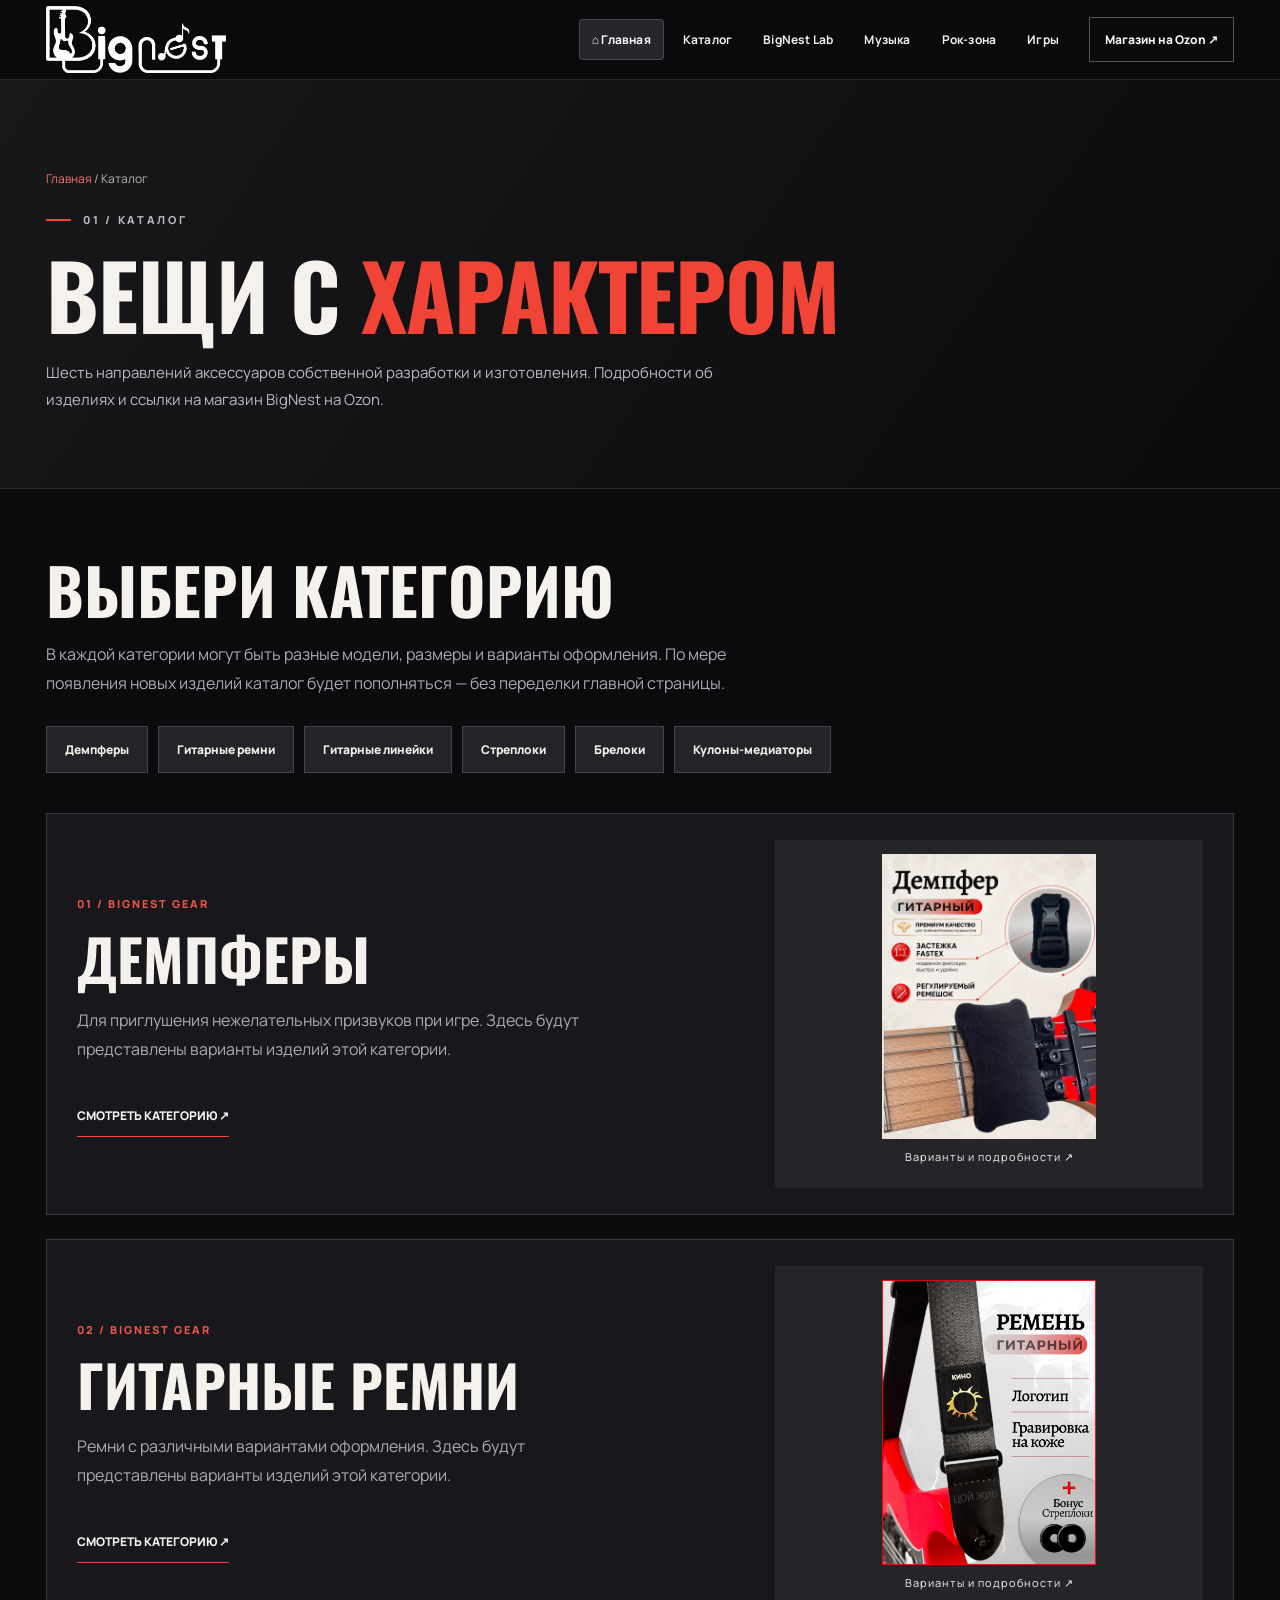
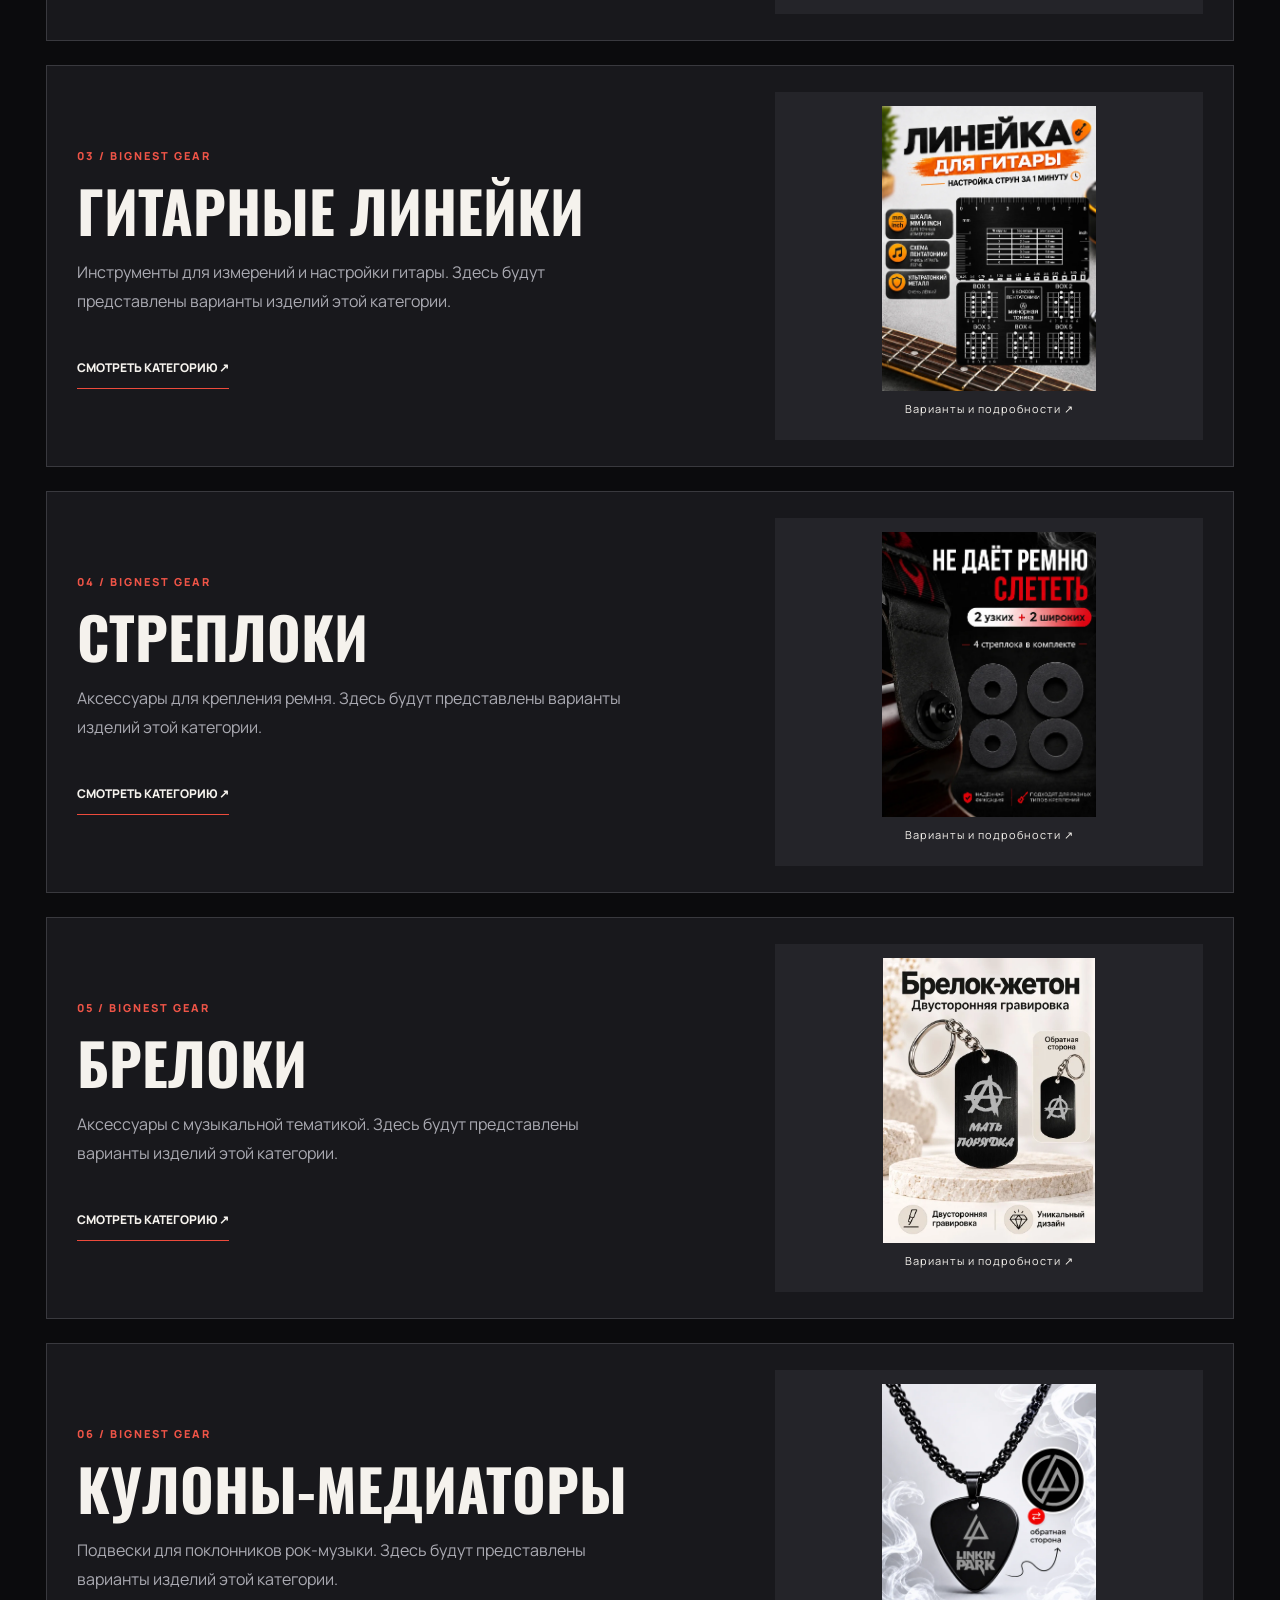
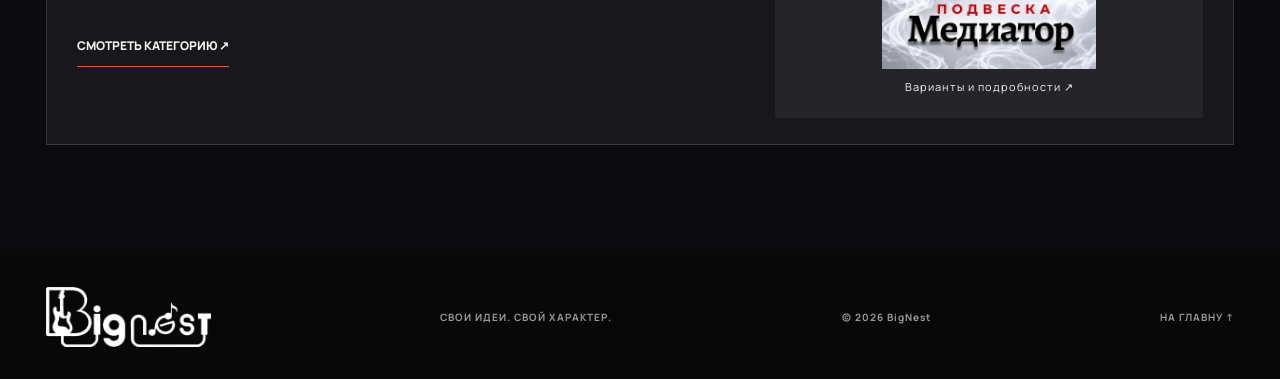
<file: catalog/index.html>
<!DOCTYPE html>

<html lang="ru"><head><meta charset="utf-8"/><meta content="width=device-width,initial-scale=1" name="viewport"/><meta content="#0b0b0d" name="theme-color"/><title>Каталог — BigNest</title><meta content="Шесть направлений аксессуаров собственной разработки и изготовления. Подробности об изделиях и ссылки на магазин BigNest на Ozon." name="description"/><link href="../favicon.png" rel="icon" type="image/png"/><link href="../styles.css" rel="stylesheet"/></head><body><header class="site-header"><div class="wrap navbar"><a class="wordmark" href="../"><img alt="BigNest — на главную" class="site-logo" src="../assets/logo-white.webp"/></a><nav aria-label="Навигация" class="nav-links"><a class="home-nav" href="../">⌂ Главная</a><a href="../catalog/">Каталог</a><a href="../lab/">BigNest Lab</a><a href="../music/">Музыка</a><a href="../rock/">Рок-зона</a><a href="../games/">Игры</a></nav><a class="header-link" href="https://www.ozon.ru/seller/bignest/" rel="noopener noreferrer" target="_blank">Магазин на Ozon ↗</a><button aria-controls="mobileNav" aria-expanded="false" aria-label="Открыть меню" class="menu-button" id="menuButton"><span></span><span></span><span></span></button></div><nav aria-label="Мобильное меню" class="mobile-nav" id="mobileNav"><a class="home-nav" href="../">⌂ Главная</a><a href="../catalog/">Каталог</a><a href="../lab/">BigNest Lab</a><a href="../music/">Музыка</a><a href="../rock/">Рок-зона</a><a href="../games/">Игры</a></nav></header><main><section class="sub-hero"><div class="wrap"><div class="breadcrumbs"><a href="../">Главная</a> / Каталог</div><div class="eyebrow" style="margin-top:25px"><span class="line"></span> 01 / КАТАЛОГ</div><h1>ВЕЩИ С <span class="red-text">ХАРАКТЕРОМ</span></h1><p>Шесть направлений аксессуаров собственной разработки и изготовления. Подробности об изделиях и ссылки на магазин BigNest на Ozon.</p></div></section><section class="inner-section"><div class="wrap"><div class="catalog-intro"><h2>ВЫБЕРИ КАТЕГОРИЮ</h2><p>В каждой категории могут быть разные модели, размеры и варианты оформления. По мере появления новых изделий каталог будет пополняться — без переделки главной страницы.</p></div><nav aria-label="Категории товаров" class="category-jump"><a href="#dampers">Демпферы</a><a href="#straps">Гитарные ремни</a><a href="#rulers">Гитарные линейки</a><a href="#straplocks">Стреплоки</a><a href="#keychains">Брелоки</a><a href="#pendants">Кулоны-медиаторы</a></nav><div class="category-sections"><section class="category-block" id="dampers"><div class="category-heading"><div><span class="category-number">01 / BIGNEST GEAR</span><h2>ДЕМПФЕРЫ</h2><p>Для приглушения нежелательных призвуков при игре. Здесь будут представлены варианты изделий этой категории.</p></div><a class="category-explore" href="dampers/">СМОТРЕТЬ КАТЕГОРИЮ ↗</a></div><a class="category-visual" href="dampers/"><img alt="Демпферы BigNest" loading="lazy" src="../assets/damper.webp"/><span>Варианты и подробности ↗</span></a></section><section class="category-block" id="straps"><div class="category-heading"><div><span class="category-number">02 / BIGNEST GEAR</span><h2>ГИТАРНЫЕ РЕМНИ</h2><p>Ремни с различными вариантами оформления. Здесь будут представлены варианты изделий этой категории.</p></div><a class="category-explore" href="straps/">СМОТРЕТЬ КАТЕГОРИЮ ↗</a></div><a class="category-visual" href="straps/"><img alt="Гитарные ремни BigNest" loading="lazy" src="../assets/strap.webp"/><span>Варианты и подробности ↗</span></a></section><section class="category-block" id="rulers"><div class="category-heading"><div><span class="category-number">03 / BIGNEST GEAR</span><h2>ГИТАРНЫЕ ЛИНЕЙКИ</h2><p>Инструменты для измерений и настройки гитары. Здесь будут представлены варианты изделий этой категории.</p></div><a class="category-explore" href="rulers/">СМОТРЕТЬ КАТЕГОРИЮ ↗</a></div><a class="category-visual" href="rulers/"><img alt="Гитарные линейки BigNest" loading="lazy" src="../assets/ruler.webp"/><span>Варианты и подробности ↗</span></a></section><section class="category-block" id="straplocks"><div class="category-heading"><div><span class="category-number">04 / BIGNEST GEAR</span><h2>СТРЕПЛОКИ</h2><p>Аксессуары для крепления ремня. Здесь будут представлены варианты изделий этой категории.</p></div><a class="category-explore" href="straplocks/">СМОТРЕТЬ КАТЕГОРИЮ ↗</a></div><a class="category-visual" href="straplocks/"><img alt="Стреплоки BigNest" loading="lazy" src="../assets/straplocks.webp"/><span>Варианты и подробности ↗</span></a></section><section class="category-block" id="keychains"><div class="category-heading"><div><span class="category-number">05 / BIGNEST GEAR</span><h2>БРЕЛОКИ</h2><p>Аксессуары с музыкальной тематикой. Здесь будут представлены варианты изделий этой категории.</p></div><a class="category-explore" href="keychains/">СМОТРЕТЬ КАТЕГОРИЮ ↗</a></div><a class="category-visual" href="keychains/"><img alt="Брелоки BigNest" loading="lazy" src="../assets/keychain.webp"/><span>Варианты и подробности ↗</span></a></section><section class="category-block" id="pendants"><div class="category-heading"><div><span class="category-number">06 / BIGNEST GEAR</span><h2>КУЛОНЫ-МЕДИАТОРЫ</h2><p>Подвески для поклонников рок-музыки. Здесь будут представлены варианты изделий этой категории.</p></div><a class="category-explore" href="pendants/">СМОТРЕТЬ КАТЕГОРИЮ ↗</a></div><a class="category-visual" href="pendants/"><img alt="Кулоны-медиаторы BigNest" loading="lazy" src="../assets/pendant.webp"/><span>Варианты и подробности ↗</span></a></section></div></div></section></main><footer class="footer"><div class="wrap footer-content"><a class="footer-brand" href="../"><img alt="BigNest" class="footer-logo" src="../assets/logo-white.webp"/></a><span>СВОИ ИДЕИ. СВОЙ ХАРАКТЕР.</span><span>© <span id="year">2026</span> BigNest</span><a href="../">НА ГЛАВНУ ↑</a></div></footer><script defer="" src="../script.js"></script></body></html>
</file>
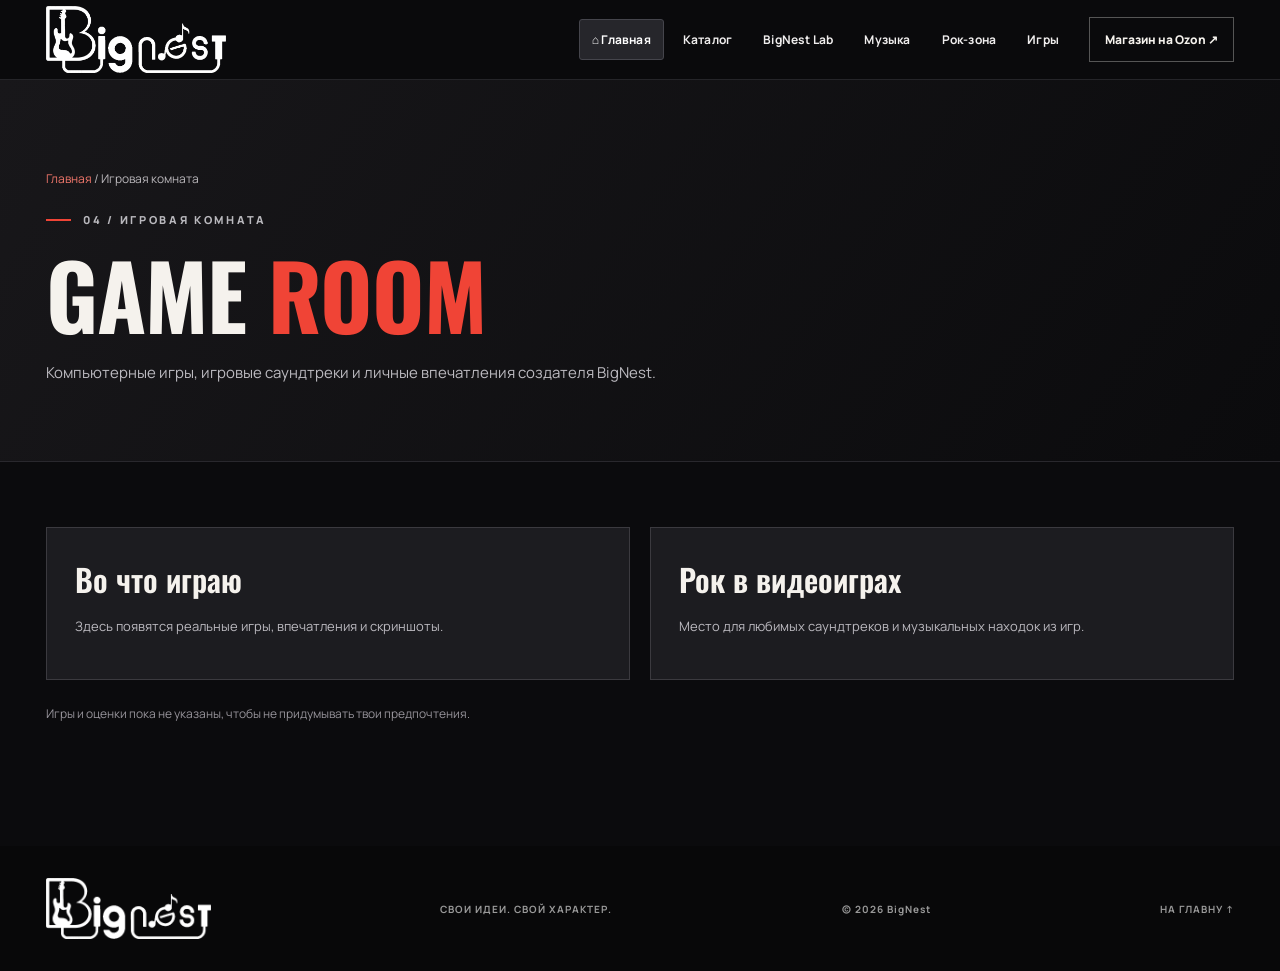
<file: games/index.html>
<!DOCTYPE html>
<html lang="ru"><head><meta charset="utf-8"/><meta content="width=device-width,initial-scale=1" name="viewport"/><meta content="#0b0b0d" name="theme-color"/><title>Игровая комната — BigNest</title><meta content="Компьютерные игры, игровые саундтреки и личные впечатления создателя BigNest." name="description"/><link href="../favicon.png" rel="icon" type="image/png"/><link href="../styles.css" rel="stylesheet"/></head><body><header class="site-header"><div class="wrap navbar"><a class="wordmark" href="../"><img alt="BigNest — на главную" class="site-logo" src="../assets/logo-white.webp"/></a><nav aria-label="Навигация" class="nav-links"><a class="home-nav" href="../">⌂ Главная</a><a href="../catalog/">Каталог</a><a href="../lab/">BigNest Lab</a><a href="../music/">Музыка</a><a href="../rock/">Рок-зона</a><a href="../games/">Игры</a></nav><a class="header-link" href="https://www.ozon.ru/seller/bignest/" rel="noopener noreferrer" target="_blank">Магазин на Ozon ↗</a><button aria-controls="mobileNav" aria-expanded="false" aria-label="Открыть меню" class="menu-button" id="menuButton"><span></span><span></span><span></span></button></div><nav aria-label="Мобильное меню" class="mobile-nav" id="mobileNav"><a class="home-nav" href="../">⌂ Главная</a><a href="../catalog/">Каталог</a><a href="../lab/">BigNest Lab</a><a href="../music/">Музыка</a><a href="../rock/">Рок-зона</a><a href="../games/">Игры</a></nav></header><main><section class="sub-hero"><div class="wrap"><div class="breadcrumbs"><a href="../">Главная</a> / Игровая комната</div><div class="eyebrow" style="margin-top:25px"><span class="line"></span> 04 / ИГРОВАЯ КОМНАТА</div><h1>GAME <span class="red-text">ROOM</span></h1><p>Компьютерные игры, игровые саундтреки и личные впечатления создателя BigNest.</p></div></section><section class="inner-section"><div class="wrap"><div class="feature-row"><article class="panel"><h2>Во что играю</h2><p>Здесь появятся реальные игры, впечатления и скриншоты.</p></article><article class="panel"><h2>Рок в видеоиграх</h2><p>Место для любимых саундтреков и музыкальных находок из игр.</p></article></div><p class="note">Игры и оценки пока не указаны, чтобы не придумывать твои предпочтения.</p></div></section></main><footer class="footer"><div class="wrap footer-content"><a class="footer-brand" href="../"><img alt="BigNest" class="footer-logo" src="../assets/logo-white.webp"/></a><span>СВОИ ИДЕИ. СВОЙ ХАРАКТЕР.</span><span>© <span id="year">2026</span> BigNest</span><a href="../">НА ГЛАВНУ ↑</a></div></footer><script defer="" src="../script.js"></script></body></html>
</file>
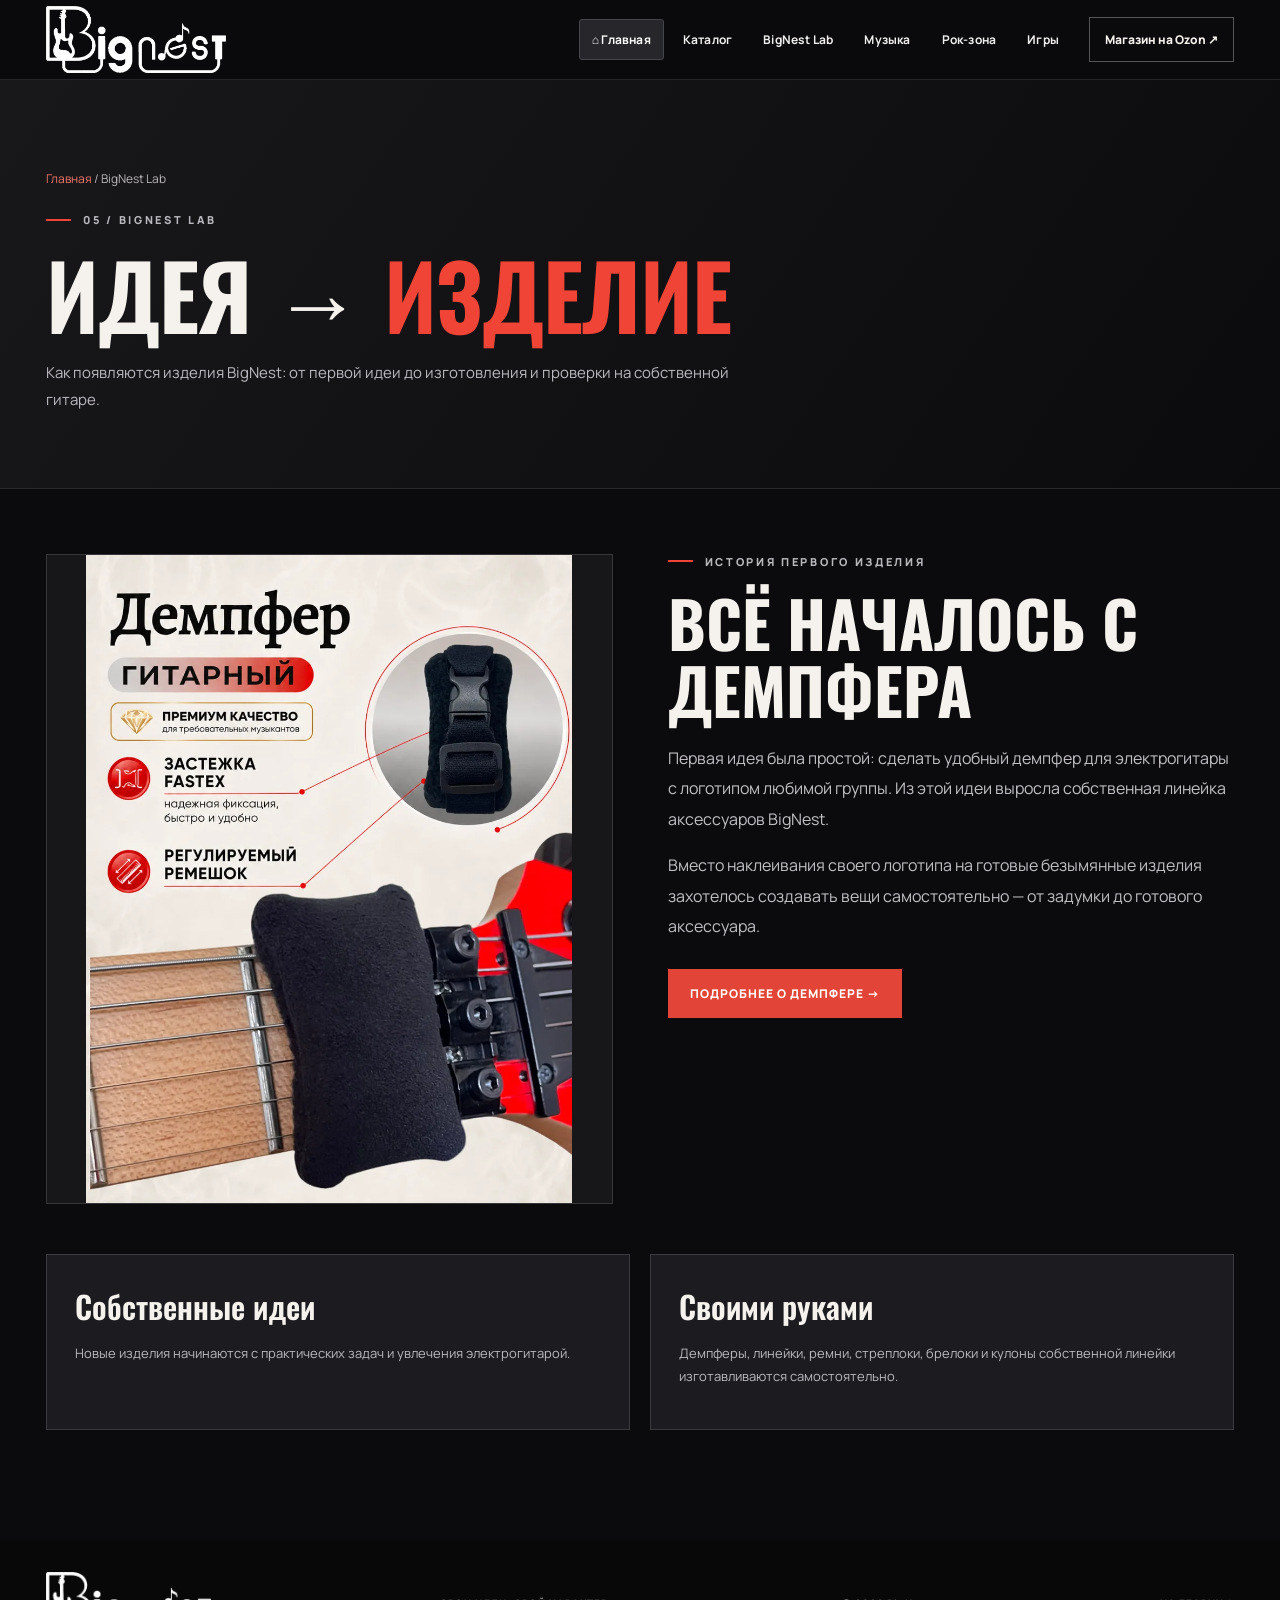
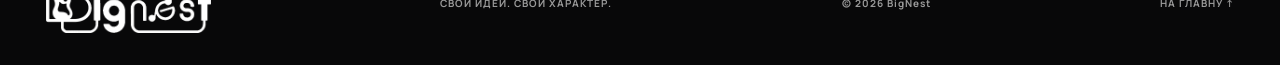
<file: lab/index.html>
<!DOCTYPE html>
<html lang="ru"><head><meta charset="utf-8"/><meta content="width=device-width,initial-scale=1" name="viewport"/><meta content="#0b0b0d" name="theme-color"/><title>BigNest Lab — BigNest</title><meta content="Как появляются изделия BigNest: от первой идеи до изготовления и проверки на собственной гитаре." name="description"/><link href="../favicon.png" rel="icon" type="image/png"/><link href="../styles.css" rel="stylesheet"/></head><body><header class="site-header"><div class="wrap navbar"><a class="wordmark" href="../"><img alt="BigNest — на главную" class="site-logo" src="../assets/logo-white.webp"/></a><nav aria-label="Навигация" class="nav-links"><a class="home-nav" href="../">⌂ Главная</a><a href="../catalog/">Каталог</a><a href="../lab/">BigNest Lab</a><a href="../music/">Музыка</a><a href="../rock/">Рок-зона</a><a href="../games/">Игры</a></nav><a class="header-link" href="https://www.ozon.ru/seller/bignest/" rel="noopener noreferrer" target="_blank">Магазин на Ozon ↗</a><button aria-controls="mobileNav" aria-expanded="false" aria-label="Открыть меню" class="menu-button" id="menuButton"><span></span><span></span><span></span></button></div><nav aria-label="Мобильное меню" class="mobile-nav" id="mobileNav"><a class="home-nav" href="../">⌂ Главная</a><a href="../catalog/">Каталог</a><a href="../lab/">BigNest Lab</a><a href="../music/">Музыка</a><a href="../rock/">Рок-зона</a><a href="../games/">Игры</a></nav></header><main><section class="sub-hero"><div class="wrap"><div class="breadcrumbs"><a href="../">Главная</a> / BigNest Lab</div><div class="eyebrow" style="margin-top:25px"><span class="line"></span> 05 / BIGNEST LAB</div><h1>ИДЕЯ → <span class="red-text">ИЗДЕЛИЕ</span></h1><p>Как появляются изделия BigNest: от первой идеи до изготовления и проверки на собственной гитаре.</p></div></section><section class="inner-section"><div class="wrap"><div class="page-product"><img alt="Демпфер для гитары BigNest" class="product-photo" src="../assets/damper.webp"/><div class="product-copy"><div class="eyebrow"><span class="line"></span> ИСТОРИЯ ПЕРВОГО ИЗДЕЛИЯ</div><h1>ВСЁ НАЧАЛОСЬ С ДЕМПФЕРА</h1><p>Первая идея была простой: сделать удобный демпфер для электрогитары с логотипом любимой группы. Из этой идеи выросла собственная линейка аксессуаров BigNest.</p><p>Вместо наклеивания своего логотипа на готовые безымянные изделия захотелось создавать вещи самостоятельно — от задумки до готового аксессуара.</p><div class="product-actions"><a class="vk" href="../catalog/dampers/">Подробнее о демпфере →</a></div></div></div><div class="feature-row" style="margin-top:50px"><article class="panel"><h2>Собственные идеи</h2><p>Новые изделия начинаются с практических задач и увлечения электрогитарой.</p></article><article class="panel"><h2>Своими руками</h2><p>Демпферы, линейки, ремни, стреплоки, брелоки и кулоны собственной линейки изготавливаются самостоятельно.</p></article></div></div></section></main><footer class="footer"><div class="wrap footer-content"><a class="footer-brand" href="../"><img alt="BigNest" class="footer-logo" src="../assets/logo-white.webp"/></a><span>СВОИ ИДЕИ. СВОЙ ХАРАКТЕР.</span><span>© <span id="year">2026</span> BigNest</span><a href="../">НА ГЛАВНУ ↑</a></div></footer><script defer="" src="../script.js"></script></body></html>
</file>
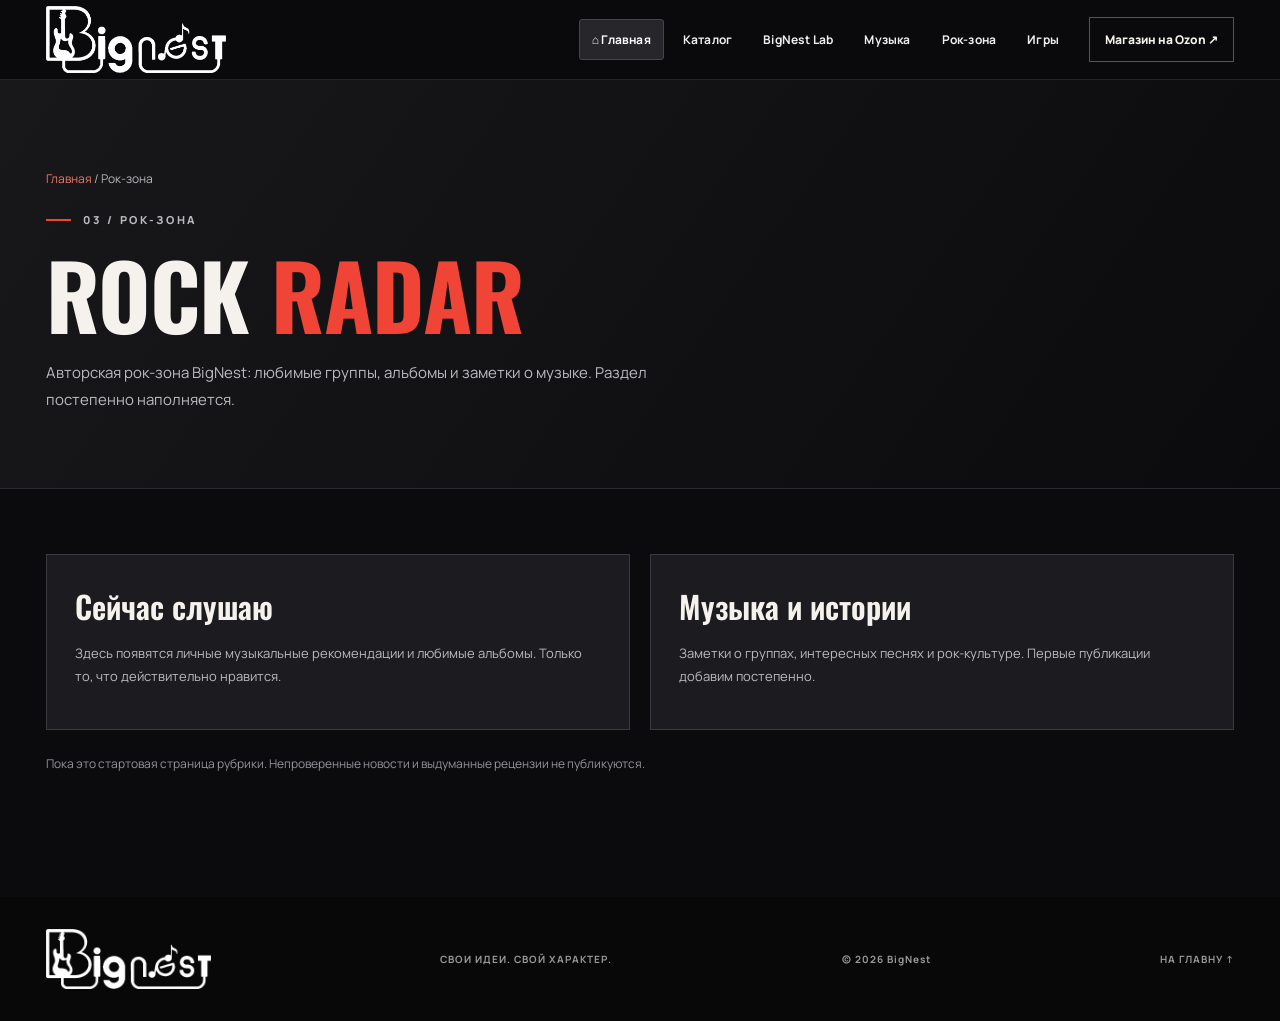
<file: rock/index.html>
<!DOCTYPE html>
<html lang="ru"><head><meta charset="utf-8"/><meta content="width=device-width,initial-scale=1" name="viewport"/><meta content="#0b0b0d" name="theme-color"/><title>Рок-зона — BigNest</title><meta content="Авторская рок-зона BigNest: любимые группы, альбомы и заметки о музыке. Раздел постепенно наполняется." name="description"/><link href="../favicon.png" rel="icon" type="image/png"/><link href="../styles.css" rel="stylesheet"/></head><body><header class="site-header"><div class="wrap navbar"><a class="wordmark" href="../"><img alt="BigNest — на главную" class="site-logo" src="../assets/logo-white.webp"/></a><nav aria-label="Навигация" class="nav-links"><a class="home-nav" href="../">⌂ Главная</a><a href="../catalog/">Каталог</a><a href="../lab/">BigNest Lab</a><a href="../music/">Музыка</a><a href="../rock/">Рок-зона</a><a href="../games/">Игры</a></nav><a class="header-link" href="https://www.ozon.ru/seller/bignest/" rel="noopener noreferrer" target="_blank">Магазин на Ozon ↗</a><button aria-controls="mobileNav" aria-expanded="false" aria-label="Открыть меню" class="menu-button" id="menuButton"><span></span><span></span><span></span></button></div><nav aria-label="Мобильное меню" class="mobile-nav" id="mobileNav"><a class="home-nav" href="../">⌂ Главная</a><a href="../catalog/">Каталог</a><a href="../lab/">BigNest Lab</a><a href="../music/">Музыка</a><a href="../rock/">Рок-зона</a><a href="../games/">Игры</a></nav></header><main><section class="sub-hero"><div class="wrap"><div class="breadcrumbs"><a href="../">Главная</a> / Рок-зона</div><div class="eyebrow" style="margin-top:25px"><span class="line"></span> 03 / РОК-ЗОНА</div><h1>ROCK <span class="red-text">RADAR</span></h1><p>Авторская рок-зона BigNest: любимые группы, альбомы и заметки о музыке. Раздел постепенно наполняется.</p></div></section><section class="inner-section"><div class="wrap"><div class="feature-row"><article class="panel"><h2>Сейчас слушаю</h2><p>Здесь появятся личные музыкальные рекомендации и любимые альбомы. Только то, что действительно нравится.</p></article><article class="panel"><h2>Музыка и истории</h2><p>Заметки о группах, интересных песнях и рок-культуре. Первые публикации добавим постепенно.</p></article></div><p class="note">Пока это стартовая страница рубрики. Непроверенные новости и выдуманные рецензии не публикуются.</p></div></section></main><footer class="footer"><div class="wrap footer-content"><a class="footer-brand" href="../"><img alt="BigNest" class="footer-logo" src="../assets/logo-white.webp"/></a><span>СВОИ ИДЕИ. СВОЙ ХАРАКТЕР.</span><span>© <span id="year">2026</span> BigNest</span><a href="../">НА ГЛАВНУ ↑</a></div></footer><script defer="" src="../script.js"></script></body></html>
</file>
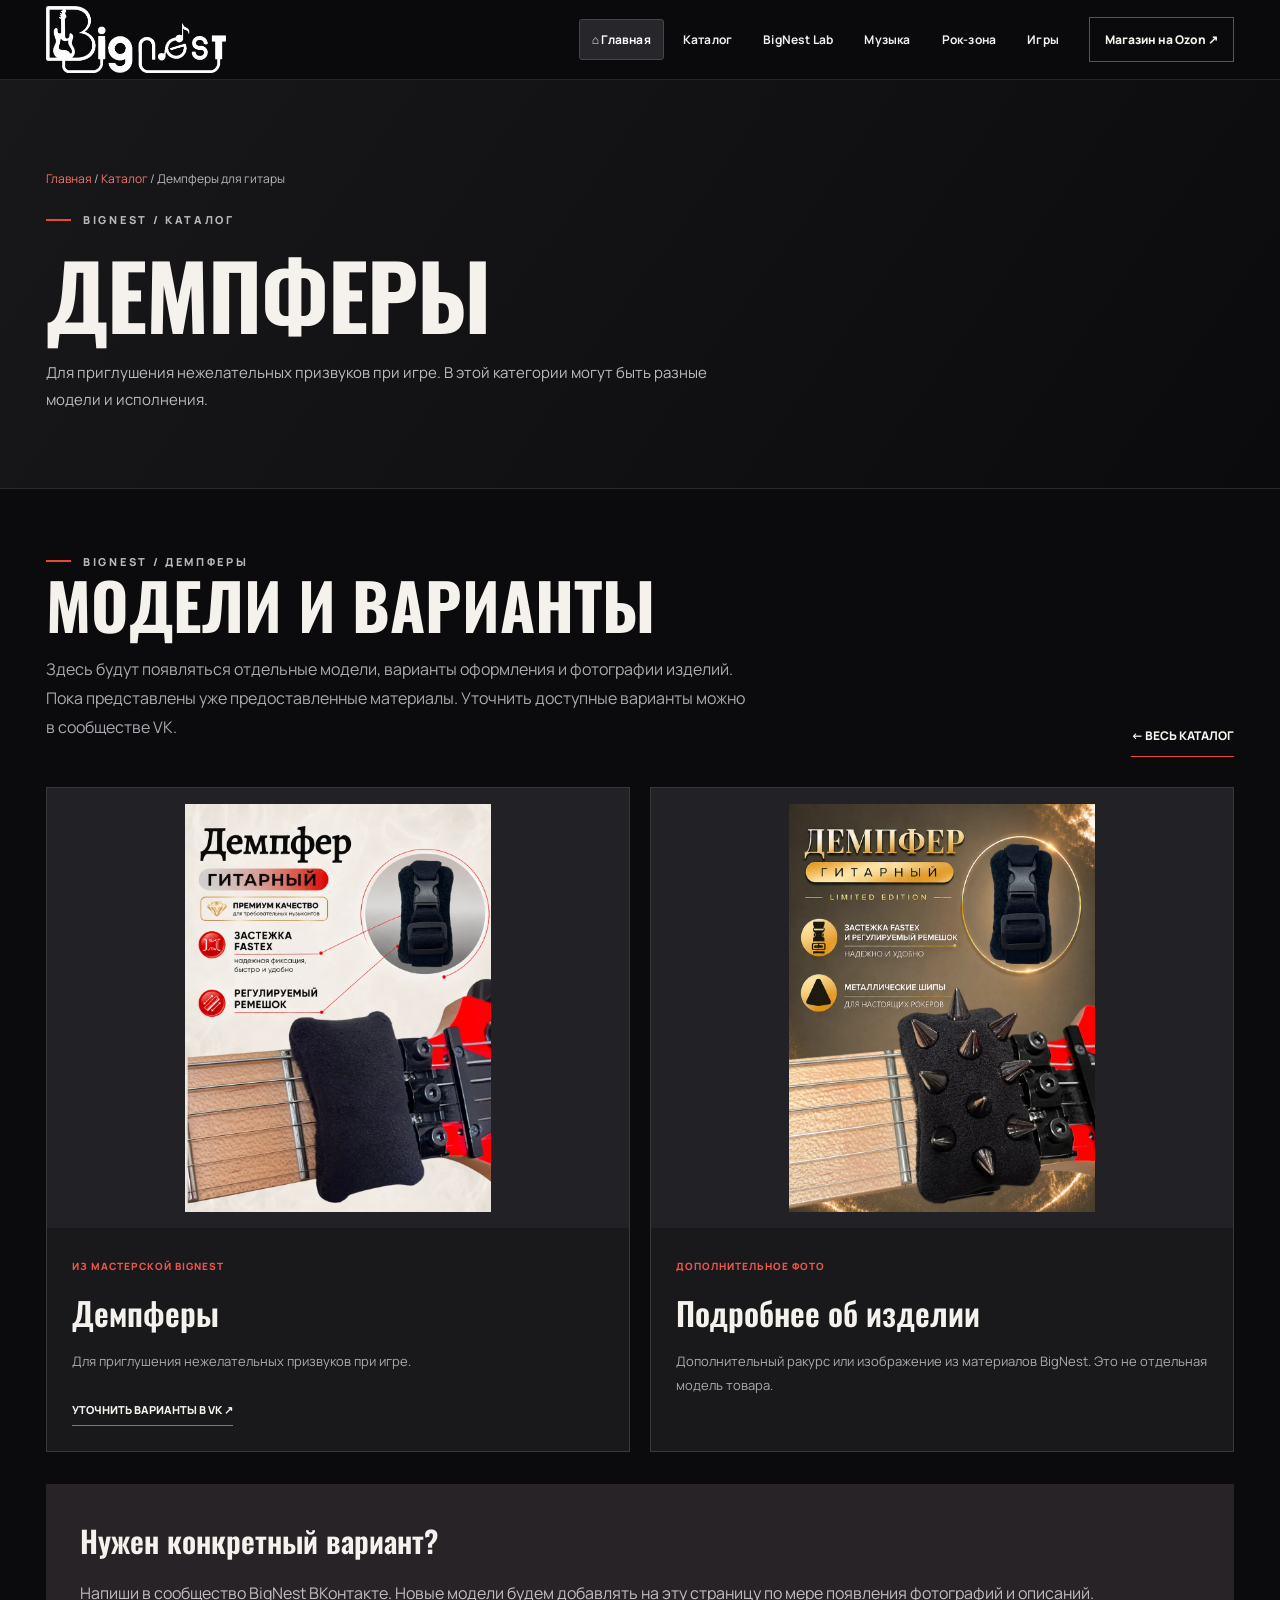
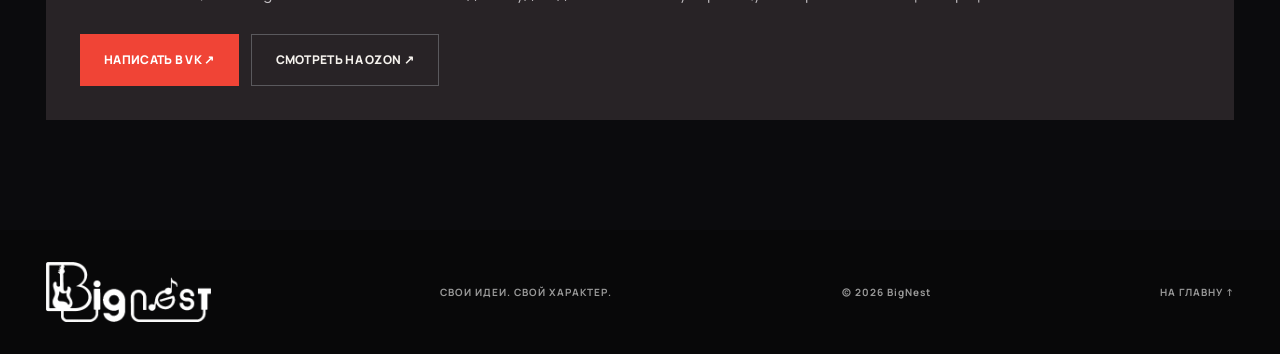
<file: catalog/dampers/index.html>
<!DOCTYPE html>

<html lang="ru"><head><meta charset="utf-8"/><meta content="width=device-width,initial-scale=1" name="viewport"/><meta content="#0b0b0d" name="theme-color"/><title>Демпферы для гитары — BigNest</title><meta content="Аксессуар для приглушения открытых струн и контроля лишних призвуков при игре. С демпфера началась история BigNest." name="description"/><link href="../../favicon.png" rel="icon" type="image/png"/><link href="../../styles.css" rel="stylesheet"/></head><body><header class="site-header"><div class="wrap navbar"><a class="wordmark" href="../../"><img alt="BigNest — на главную" class="site-logo" src="../../assets/logo-white.webp"/></a><nav aria-label="Навигация" class="nav-links"><a class="home-nav" href="../../">⌂ Главная</a><a href="../../catalog/">Каталог</a><a href="../../lab/">BigNest Lab</a><a href="../../music/">Музыка</a><a href="../../rock/">Рок-зона</a><a href="../../games/">Игры</a></nav><a class="header-link" href="https://www.ozon.ru/seller/bignest/" rel="noopener noreferrer" target="_blank">Магазин на Ozon ↗</a><button aria-controls="mobileNav" aria-expanded="false" aria-label="Открыть меню" class="menu-button" id="menuButton"><span></span><span></span><span></span></button></div><nav aria-label="Мобильное меню" class="mobile-nav" id="mobileNav"><a class="home-nav" href="../../">⌂ Главная</a><a href="../../catalog/">Каталог</a><a href="../../lab/">BigNest Lab</a><a href="../../music/">Музыка</a><a href="../../rock/">Рок-зона</a><a href="../../games/">Игры</a></nav></header><main><section class="sub-hero"><div class="wrap"><div class="breadcrumbs"><a href="../../">Главная</a> / <a href="../">Каталог</a> / Демпферы для гитары</div><div class="eyebrow" style="margin-top:25px"><span class="line"></span> BIGNEST / КАТАЛОГ</div><h1>ДЕМПФЕРЫ</h1><p>Для приглушения нежелательных призвуков при игре. В этой категории могут быть разные модели и исполнения.</p></div></section><section class="inner-section"><div class="wrap"><div class="category-detail-head"><div><div class="eyebrow"><span class="line"></span> BIGNEST / ДЕМПФЕРЫ</div><h2>МОДЕЛИ И ВАРИАНТЫ</h2><p>Здесь будут появляться отдельные модели, варианты оформления и фотографии изделий. Пока представлены уже предоставленные материалы. Уточнить доступные варианты можно в сообществе VK.</p></div><a class="category-explore" href="../">← ВЕСЬ КАТАЛОГ</a></div><div class="model-grid"><article class="model-card"><img alt="Демпферы — пример изделия BigNest" loading="lazy" src="../../assets/damper.webp"/><div class="model-info"><span>ИЗ МАСТЕРСКОЙ BIGNEST</span><h3>Демпферы</h3><p>Для приглушения нежелательных призвуков при игре.</p><a href="https://vk.ru/bignest_guitar" rel="noopener noreferrer" target="_blank">УТОЧНИТЬ ВАРИАНТЫ В VK ↗</a></div></article><article class="model-card"><img alt="Дополнительное изображение: Демпферы" loading="lazy" src="../../assets/damper-spikes.webp"/><div class="model-info"><span>ДОПОЛНИТЕЛЬНОЕ ФОТО</span><h3>Подробнее об изделии</h3><p>Дополнительный ракурс или изображение из материалов BigNest. Это не отдельная модель товара.</p></div></article></div><div class="category-contact"><strong>Нужен конкретный вариант?</strong><p>Напиши в сообщество BigNest ВКонтакте. Новые модели будем добавлять на эту страницу по мере появления фотографий и описаний.</p><div class="feature-buttons"><a class="btn btn-red" href="https://vk.ru/bignest_guitar" rel="noopener noreferrer" target="_blank">НАПИСАТЬ В VK ↗</a><a class="btn btn-outline" href="https://www.ozon.ru/seller/bignest/" rel="noopener noreferrer" target="_blank">СМОТРЕТЬ НА OZON ↗</a></div></div></div></section></main><footer class="footer"><div class="wrap footer-content"><a class="footer-brand" href="../../"><img alt="BigNest" class="footer-logo" src="../../assets/logo-white.webp"/></a><span>СВОИ ИДЕИ. СВОЙ ХАРАКТЕР.</span><span>© <span id="year">2026</span> BigNest</span><a href="../../">НА ГЛАВНУ ↑</a></div></footer><script defer="" src="../../script.js"></script></body></html>
</file>
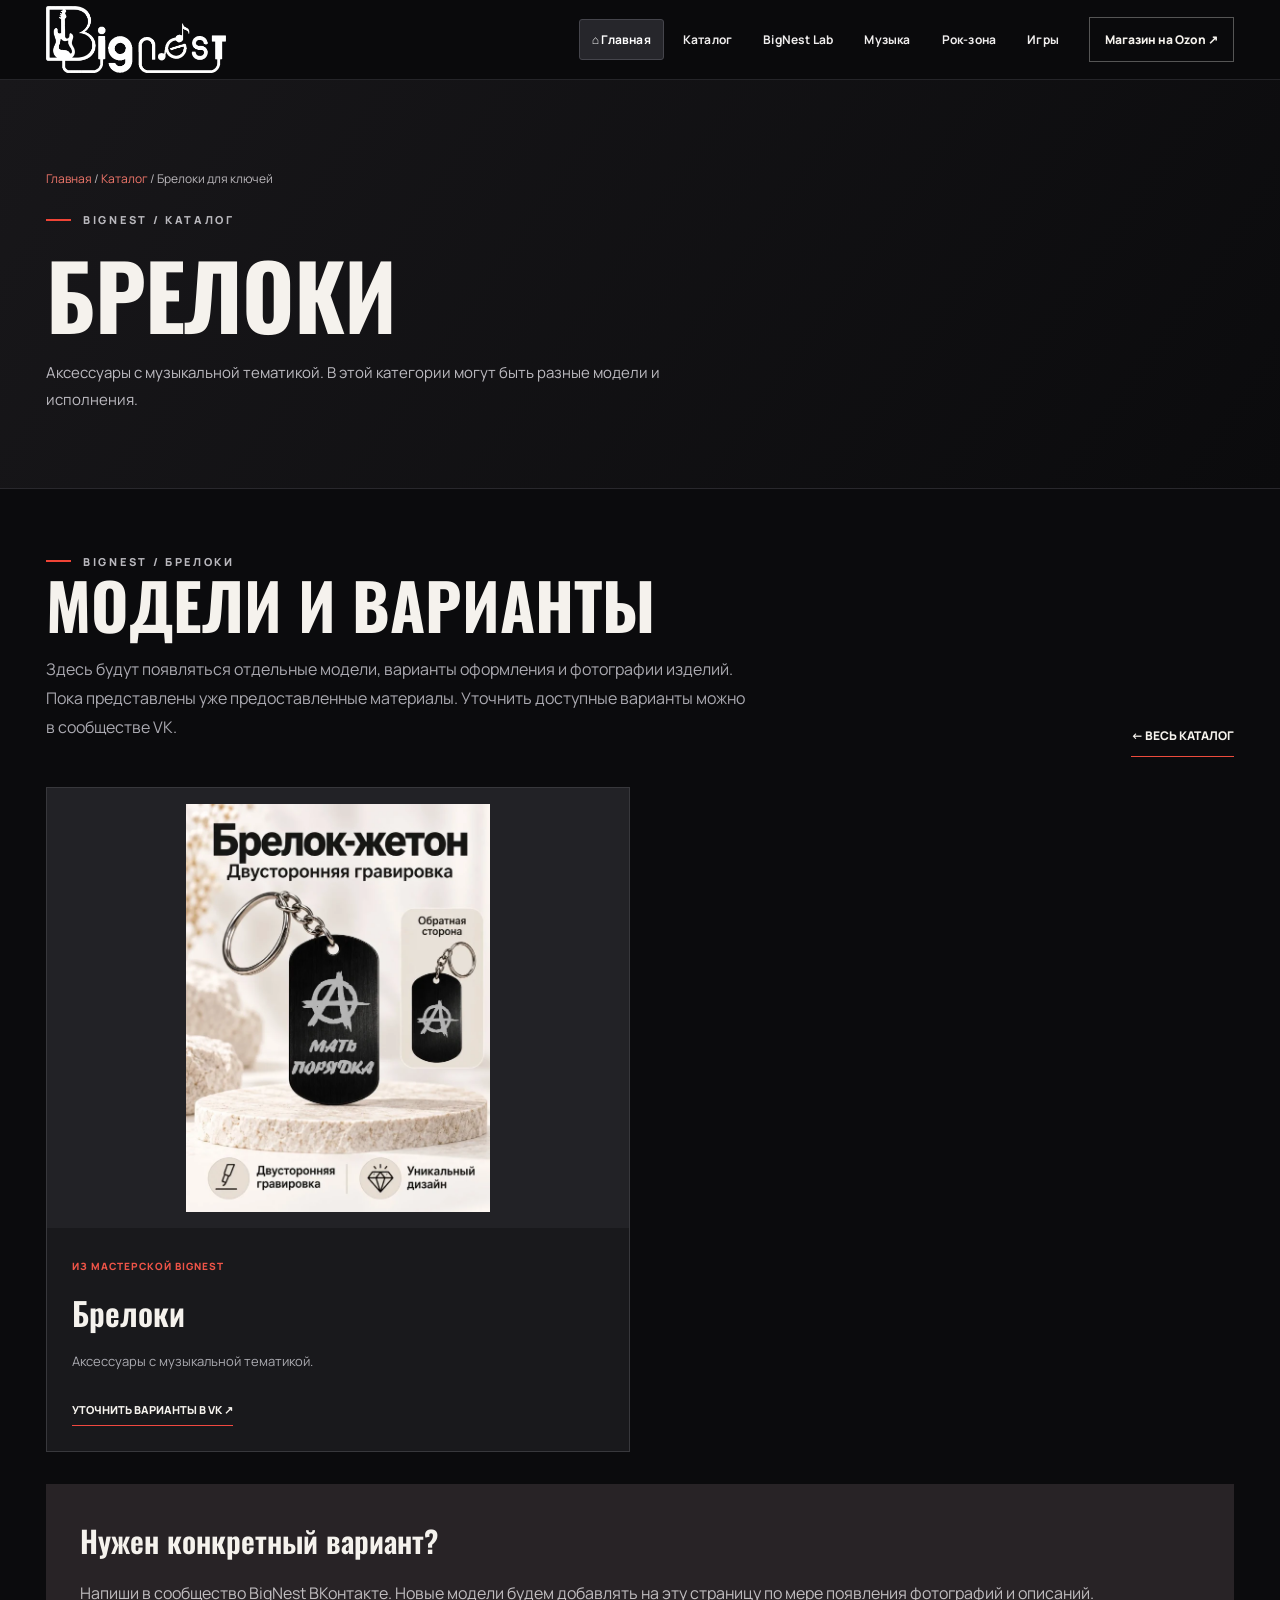
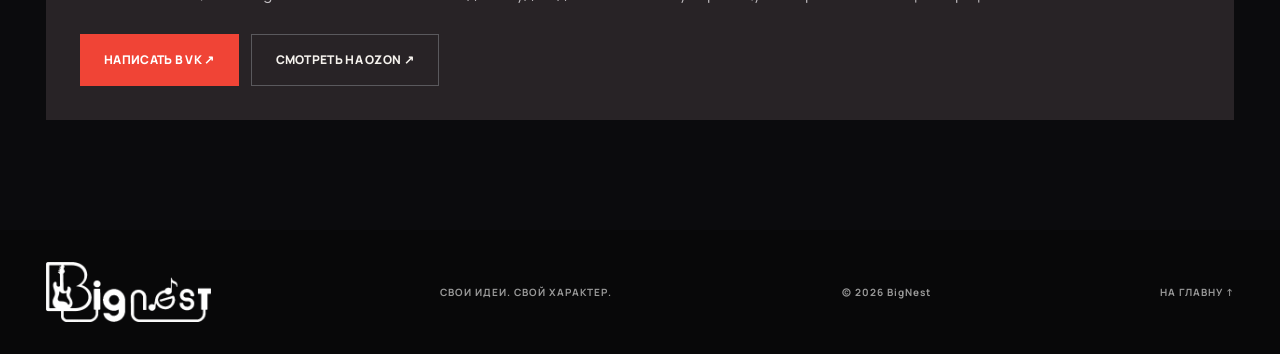
<file: catalog/keychains/index.html>
<!DOCTYPE html>

<html lang="ru"><head><meta charset="utf-8"/><meta content="width=device-width,initial-scale=1" name="viewport"/><meta content="#0b0b0d" name="theme-color"/><title>Брелоки для ключей — BigNest</title><meta content="Брелоки с музыкальным характером для повседневного использования." name="description"/><link href="../../favicon.png" rel="icon" type="image/png"/><link href="../../styles.css" rel="stylesheet"/></head><body><header class="site-header"><div class="wrap navbar"><a class="wordmark" href="../../"><img alt="BigNest — на главную" class="site-logo" src="../../assets/logo-white.webp"/></a><nav aria-label="Навигация" class="nav-links"><a class="home-nav" href="../../">⌂ Главная</a><a href="../../catalog/">Каталог</a><a href="../../lab/">BigNest Lab</a><a href="../../music/">Музыка</a><a href="../../rock/">Рок-зона</a><a href="../../games/">Игры</a></nav><a class="header-link" href="https://www.ozon.ru/seller/bignest/" rel="noopener noreferrer" target="_blank">Магазин на Ozon ↗</a><button aria-controls="mobileNav" aria-expanded="false" aria-label="Открыть меню" class="menu-button" id="menuButton"><span></span><span></span><span></span></button></div><nav aria-label="Мобильное меню" class="mobile-nav" id="mobileNav"><a class="home-nav" href="../../">⌂ Главная</a><a href="../../catalog/">Каталог</a><a href="../../lab/">BigNest Lab</a><a href="../../music/">Музыка</a><a href="../../rock/">Рок-зона</a><a href="../../games/">Игры</a></nav></header><main><section class="sub-hero"><div class="wrap"><div class="breadcrumbs"><a href="../../">Главная</a> / <a href="../">Каталог</a> / Брелоки для ключей</div><div class="eyebrow" style="margin-top:25px"><span class="line"></span> BIGNEST / КАТАЛОГ</div><h1>БРЕЛОКИ</h1><p>Аксессуары с музыкальной тематикой. В этой категории могут быть разные модели и исполнения.</p></div></section><section class="inner-section"><div class="wrap"><div class="category-detail-head"><div><div class="eyebrow"><span class="line"></span> BIGNEST / БРЕЛОКИ</div><h2>МОДЕЛИ И ВАРИАНТЫ</h2><p>Здесь будут появляться отдельные модели, варианты оформления и фотографии изделий. Пока представлены уже предоставленные материалы. Уточнить доступные варианты можно в сообществе VK.</p></div><a class="category-explore" href="../">← ВЕСЬ КАТАЛОГ</a></div><div class="model-grid"><article class="model-card"><img alt="Брелоки — пример изделия BigNest" loading="lazy" src="../../assets/keychain.webp"/><div class="model-info"><span>ИЗ МАСТЕРСКОЙ BIGNEST</span><h3>Брелоки</h3><p>Аксессуары с музыкальной тематикой.</p><a href="https://vk.ru/bignest_guitar" rel="noopener noreferrer" target="_blank">УТОЧНИТЬ ВАРИАНТЫ В VK ↗</a></div></article></div><div class="category-contact"><strong>Нужен конкретный вариант?</strong><p>Напиши в сообщество BigNest ВКонтакте. Новые модели будем добавлять на эту страницу по мере появления фотографий и описаний.</p><div class="feature-buttons"><a class="btn btn-red" href="https://vk.ru/bignest_guitar" rel="noopener noreferrer" target="_blank">НАПИСАТЬ В VK ↗</a><a class="btn btn-outline" href="https://www.ozon.ru/seller/bignest/" rel="noopener noreferrer" target="_blank">СМОТРЕТЬ НА OZON ↗</a></div></div></div></section></main><footer class="footer"><div class="wrap footer-content"><a class="footer-brand" href="../../"><img alt="BigNest" class="footer-logo" src="../../assets/logo-white.webp"/></a><span>СВОИ ИДЕИ. СВОЙ ХАРАКТЕР.</span><span>© <span id="year">2026</span> BigNest</span><a href="../../">НА ГЛАВНУ ↑</a></div></footer><script defer="" src="../../script.js"></script></body></html>
</file>
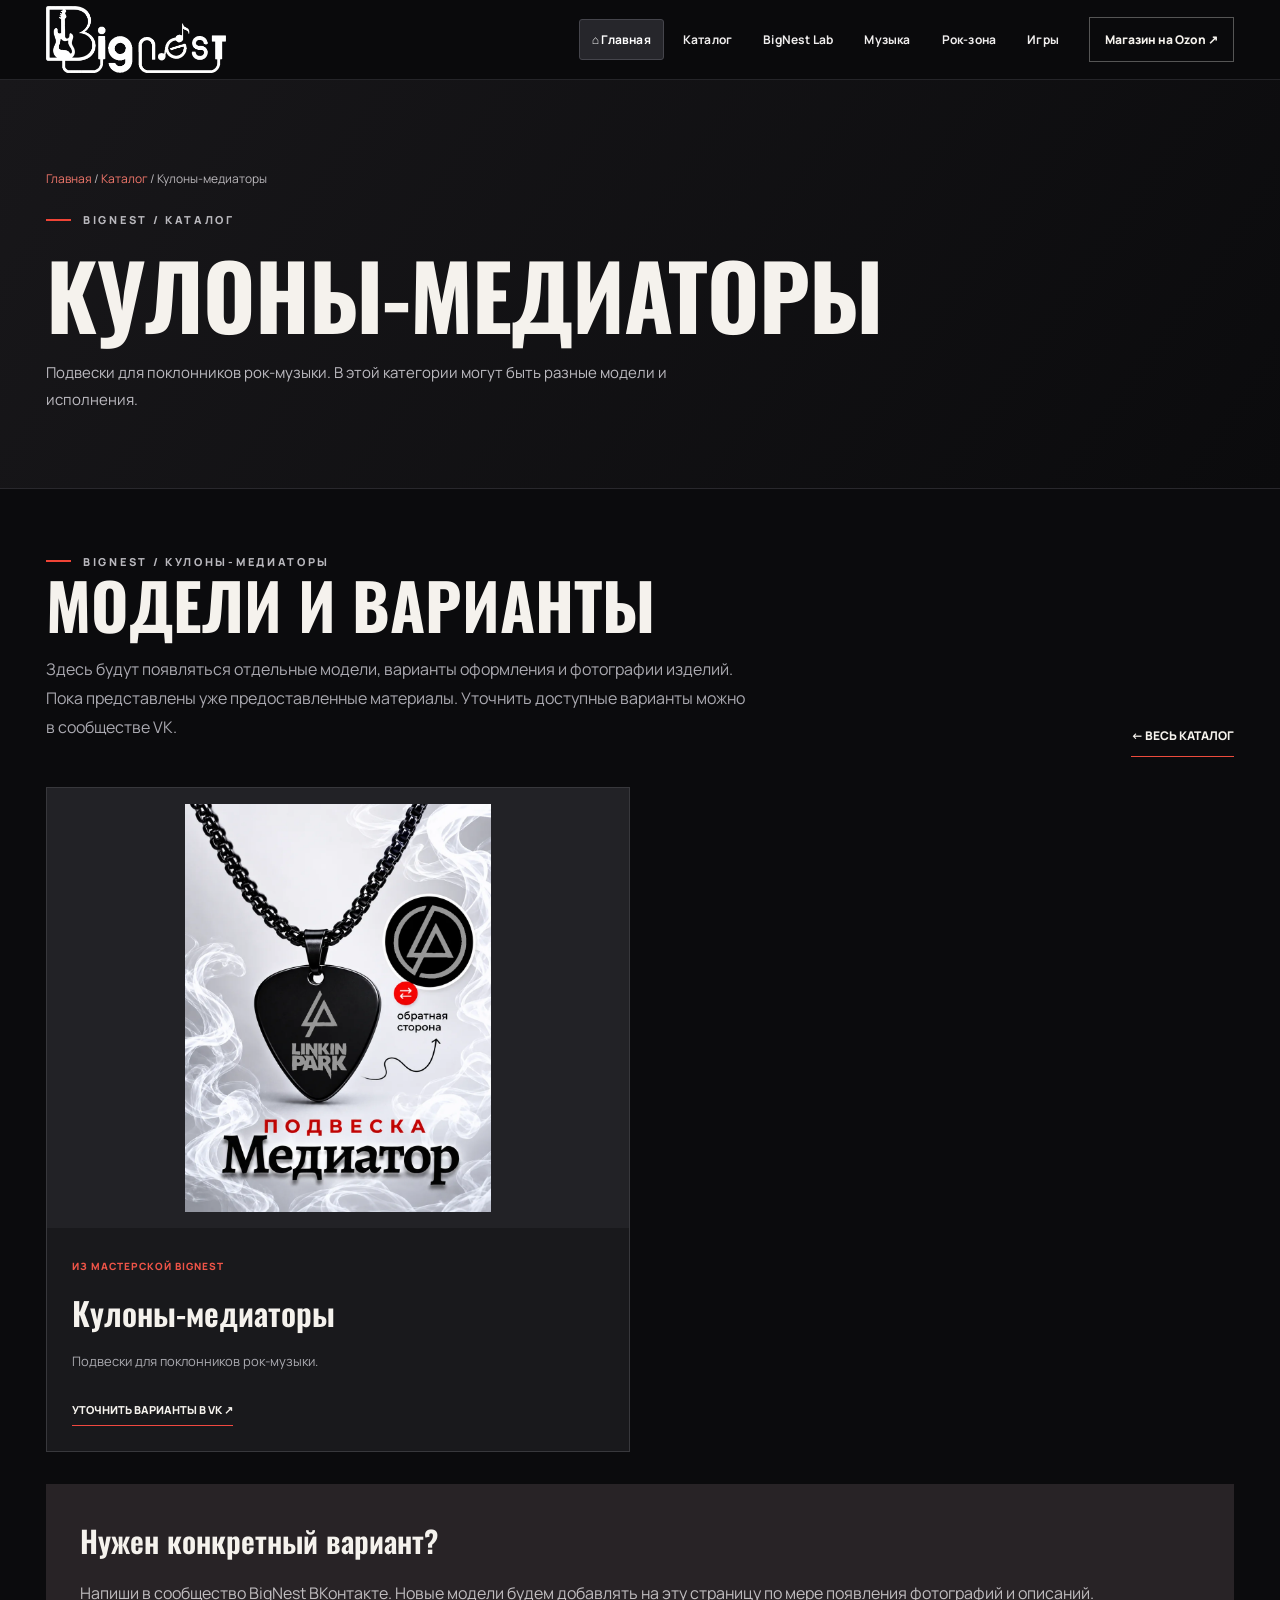
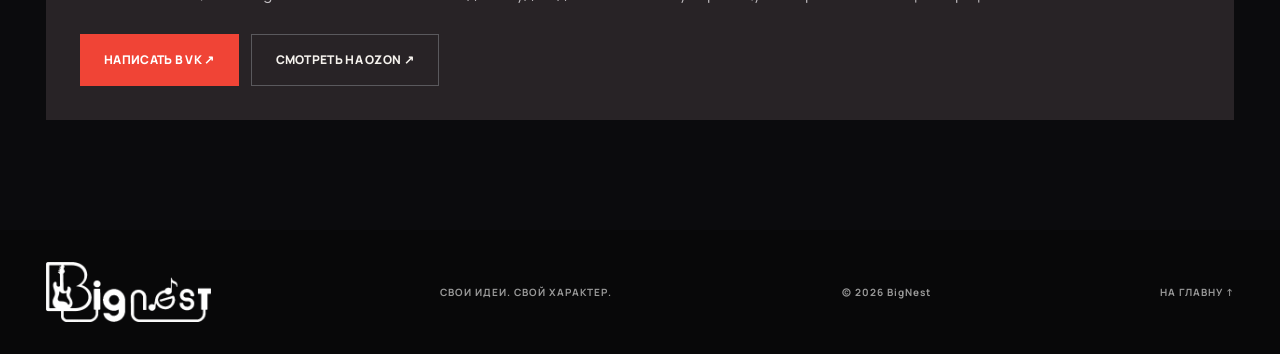
<file: catalog/pendants/index.html>
<!DOCTYPE html>

<html lang="ru"><head><meta charset="utf-8"/><meta content="width=device-width,initial-scale=1" name="viewport"/><meta content="#0b0b0d" name="theme-color"/><title>Кулоны-медиаторы — BigNest</title><meta content="Кулоны в форме медиатора для поклонников рок-музыки." name="description"/><link href="../../favicon.png" rel="icon" type="image/png"/><link href="../../styles.css" rel="stylesheet"/></head><body><header class="site-header"><div class="wrap navbar"><a class="wordmark" href="../../"><img alt="BigNest — на главную" class="site-logo" src="../../assets/logo-white.webp"/></a><nav aria-label="Навигация" class="nav-links"><a class="home-nav" href="../../">⌂ Главная</a><a href="../../catalog/">Каталог</a><a href="../../lab/">BigNest Lab</a><a href="../../music/">Музыка</a><a href="../../rock/">Рок-зона</a><a href="../../games/">Игры</a></nav><a class="header-link" href="https://www.ozon.ru/seller/bignest/" rel="noopener noreferrer" target="_blank">Магазин на Ozon ↗</a><button aria-controls="mobileNav" aria-expanded="false" aria-label="Открыть меню" class="menu-button" id="menuButton"><span></span><span></span><span></span></button></div><nav aria-label="Мобильное меню" class="mobile-nav" id="mobileNav"><a class="home-nav" href="../../">⌂ Главная</a><a href="../../catalog/">Каталог</a><a href="../../lab/">BigNest Lab</a><a href="../../music/">Музыка</a><a href="../../rock/">Рок-зона</a><a href="../../games/">Игры</a></nav></header><main><section class="sub-hero"><div class="wrap"><div class="breadcrumbs"><a href="../../">Главная</a> / <a href="../">Каталог</a> / Кулоны-медиаторы</div><div class="eyebrow" style="margin-top:25px"><span class="line"></span> BIGNEST / КАТАЛОГ</div><h1>КУЛОНЫ-МЕДИАТОРЫ</h1><p>Подвески для поклонников рок-музыки. В этой категории могут быть разные модели и исполнения.</p></div></section><section class="inner-section"><div class="wrap"><div class="category-detail-head"><div><div class="eyebrow"><span class="line"></span> BIGNEST / КУЛОНЫ-МЕДИАТОРЫ</div><h2>МОДЕЛИ И ВАРИАНТЫ</h2><p>Здесь будут появляться отдельные модели, варианты оформления и фотографии изделий. Пока представлены уже предоставленные материалы. Уточнить доступные варианты можно в сообществе VK.</p></div><a class="category-explore" href="../">← ВЕСЬ КАТАЛОГ</a></div><div class="model-grid"><article class="model-card"><img alt="Кулоны-медиаторы — пример изделия BigNest" loading="lazy" src="../../assets/pendant.webp"/><div class="model-info"><span>ИЗ МАСТЕРСКОЙ BIGNEST</span><h3>Кулоны-медиаторы</h3><p>Подвески для поклонников рок-музыки.</p><a href="https://vk.ru/bignest_guitar" rel="noopener noreferrer" target="_blank">УТОЧНИТЬ ВАРИАНТЫ В VK ↗</a></div></article></div><div class="category-contact"><strong>Нужен конкретный вариант?</strong><p>Напиши в сообщество BigNest ВКонтакте. Новые модели будем добавлять на эту страницу по мере появления фотографий и описаний.</p><div class="feature-buttons"><a class="btn btn-red" href="https://vk.ru/bignest_guitar" rel="noopener noreferrer" target="_blank">НАПИСАТЬ В VK ↗</a><a class="btn btn-outline" href="https://www.ozon.ru/seller/bignest/" rel="noopener noreferrer" target="_blank">СМОТРЕТЬ НА OZON ↗</a></div></div></div></section></main><footer class="footer"><div class="wrap footer-content"><a class="footer-brand" href="../../"><img alt="BigNest" class="footer-logo" src="../../assets/logo-white.webp"/></a><span>СВОИ ИДЕИ. СВОЙ ХАРАКТЕР.</span><span>© <span id="year">2026</span> BigNest</span><a href="../../">НА ГЛАВНУ ↑</a></div></footer><script defer="" src="../../script.js"></script></body></html>
</file>
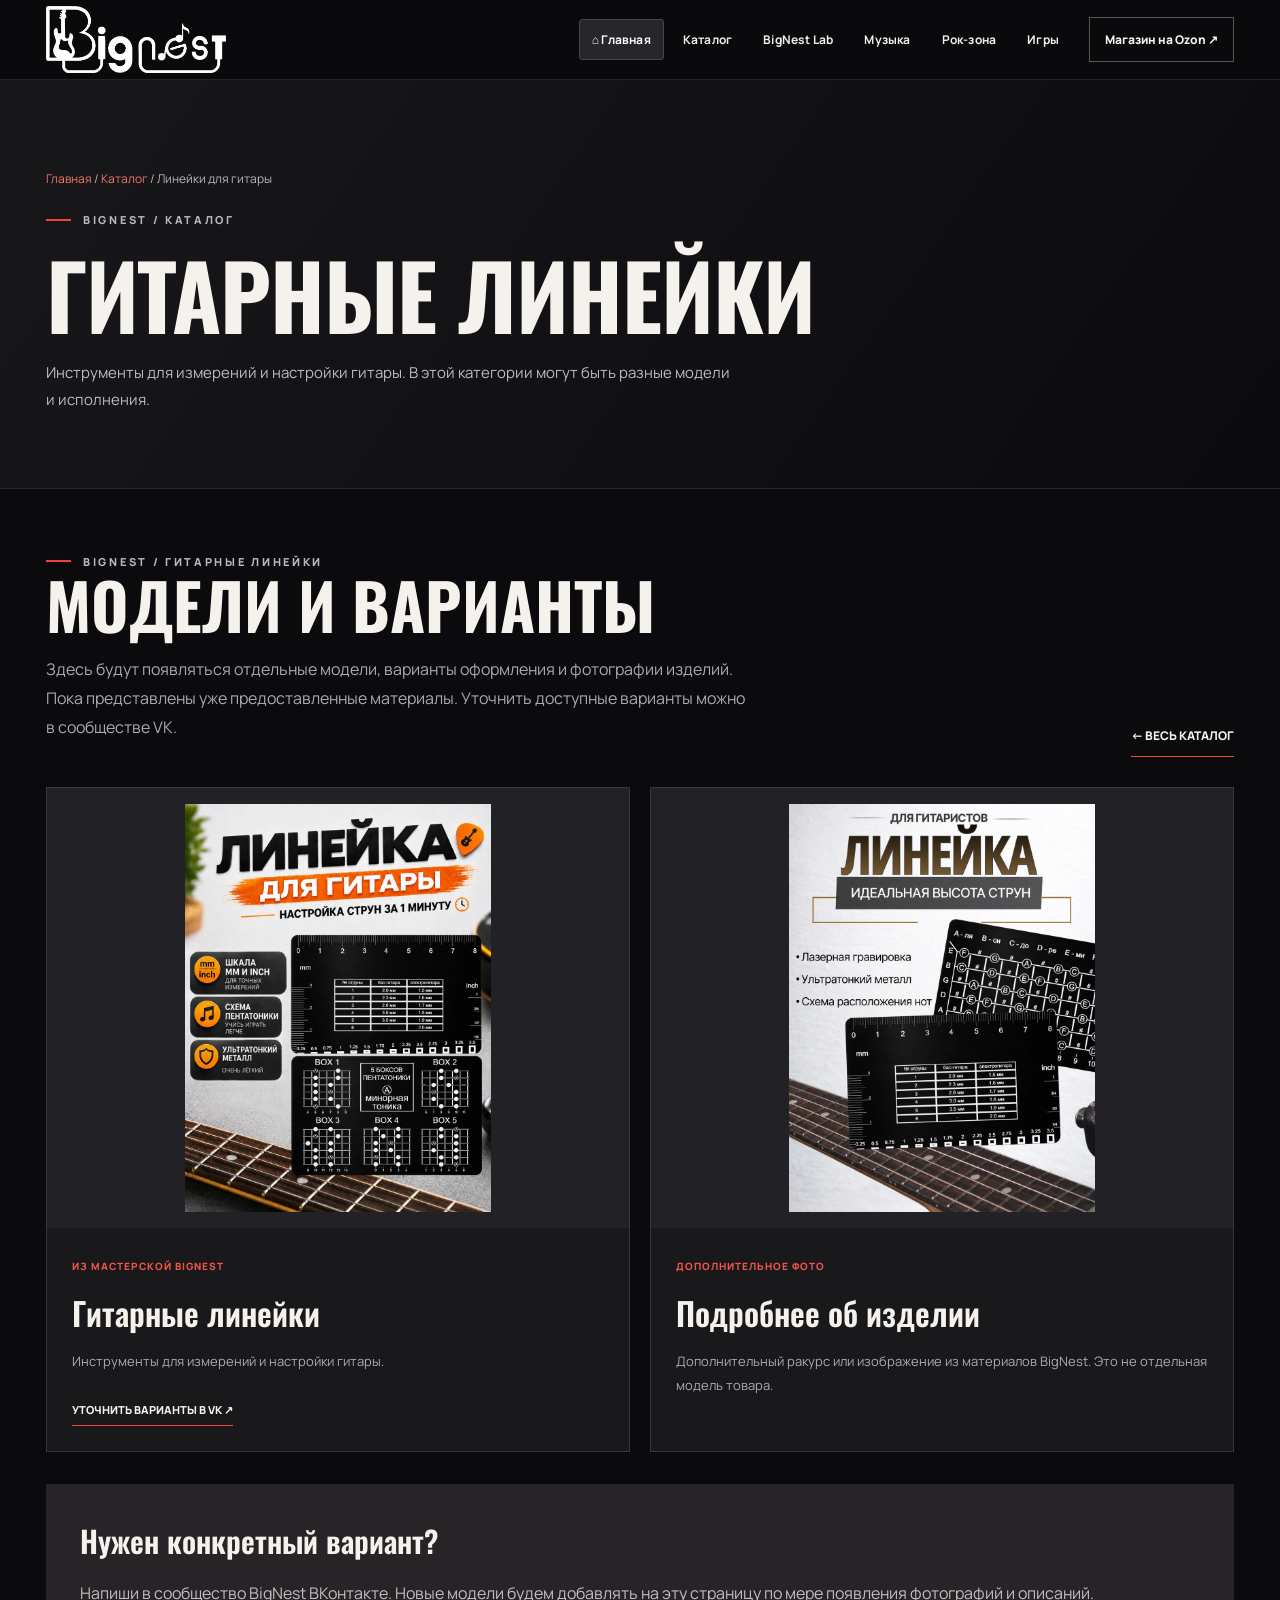
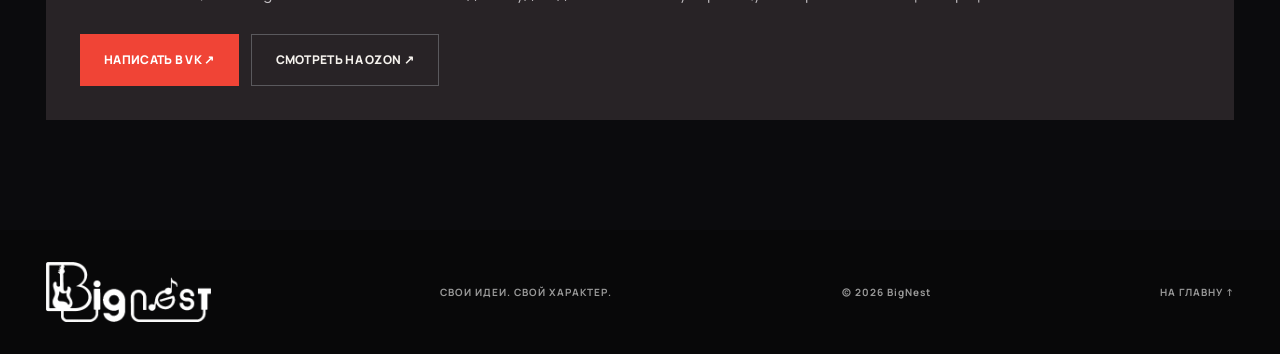
<file: catalog/rulers/index.html>
<!DOCTYPE html>

<html lang="ru"><head><meta charset="utf-8"/><meta content="width=device-width,initial-scale=1" name="viewport"/><meta content="#0b0b0d" name="theme-color"/><title>Линейки для гитары — BigNest</title><meta content="Компактная гитарная линейка для измерений и настройки инструмента." name="description"/><link href="../../favicon.png" rel="icon" type="image/png"/><link href="../../styles.css" rel="stylesheet"/></head><body><header class="site-header"><div class="wrap navbar"><a class="wordmark" href="../../"><img alt="BigNest — на главную" class="site-logo" src="../../assets/logo-white.webp"/></a><nav aria-label="Навигация" class="nav-links"><a class="home-nav" href="../../">⌂ Главная</a><a href="../../catalog/">Каталог</a><a href="../../lab/">BigNest Lab</a><a href="../../music/">Музыка</a><a href="../../rock/">Рок-зона</a><a href="../../games/">Игры</a></nav><a class="header-link" href="https://www.ozon.ru/seller/bignest/" rel="noopener noreferrer" target="_blank">Магазин на Ozon ↗</a><button aria-controls="mobileNav" aria-expanded="false" aria-label="Открыть меню" class="menu-button" id="menuButton"><span></span><span></span><span></span></button></div><nav aria-label="Мобильное меню" class="mobile-nav" id="mobileNav"><a class="home-nav" href="../../">⌂ Главная</a><a href="../../catalog/">Каталог</a><a href="../../lab/">BigNest Lab</a><a href="../../music/">Музыка</a><a href="../../rock/">Рок-зона</a><a href="../../games/">Игры</a></nav></header><main><section class="sub-hero"><div class="wrap"><div class="breadcrumbs"><a href="../../">Главная</a> / <a href="../">Каталог</a> / Линейки для гитары</div><div class="eyebrow" style="margin-top:25px"><span class="line"></span> BIGNEST / КАТАЛОГ</div><h1>ГИТАРНЫЕ ЛИНЕЙКИ</h1><p>Инструменты для измерений и настройки гитары. В этой категории могут быть разные модели и исполнения.</p></div></section><section class="inner-section"><div class="wrap"><div class="category-detail-head"><div><div class="eyebrow"><span class="line"></span> BIGNEST / ГИТАРНЫЕ ЛИНЕЙКИ</div><h2>МОДЕЛИ И ВАРИАНТЫ</h2><p>Здесь будут появляться отдельные модели, варианты оформления и фотографии изделий. Пока представлены уже предоставленные материалы. Уточнить доступные варианты можно в сообществе VK.</p></div><a class="category-explore" href="../">← ВЕСЬ КАТАЛОГ</a></div><div class="model-grid"><article class="model-card"><img alt="Гитарные линейки — пример изделия BigNest" loading="lazy" src="../../assets/ruler.webp"/><div class="model-info"><span>ИЗ МАСТЕРСКОЙ BIGNEST</span><h3>Гитарные линейки</h3><p>Инструменты для измерений и настройки гитары.</p><a href="https://vk.ru/bignest_guitar" rel="noopener noreferrer" target="_blank">УТОЧНИТЬ ВАРИАНТЫ В VK ↗</a></div></article><article class="model-card"><img alt="Дополнительное изображение: Гитарные линейки" loading="lazy" src="../../assets/ruler-notes.webp"/><div class="model-info"><span>ДОПОЛНИТЕЛЬНОЕ ФОТО</span><h3>Подробнее об изделии</h3><p>Дополнительный ракурс или изображение из материалов BigNest. Это не отдельная модель товара.</p></div></article></div><div class="category-contact"><strong>Нужен конкретный вариант?</strong><p>Напиши в сообщество BigNest ВКонтакте. Новые модели будем добавлять на эту страницу по мере появления фотографий и описаний.</p><div class="feature-buttons"><a class="btn btn-red" href="https://vk.ru/bignest_guitar" rel="noopener noreferrer" target="_blank">НАПИСАТЬ В VK ↗</a><a class="btn btn-outline" href="https://www.ozon.ru/seller/bignest/" rel="noopener noreferrer" target="_blank">СМОТРЕТЬ НА OZON ↗</a></div></div></div></section></main><footer class="footer"><div class="wrap footer-content"><a class="footer-brand" href="../../"><img alt="BigNest" class="footer-logo" src="../../assets/logo-white.webp"/></a><span>СВОИ ИДЕИ. СВОЙ ХАРАКТЕР.</span><span>© <span id="year">2026</span> BigNest</span><a href="../../">НА ГЛАВНУ ↑</a></div></footer><script defer="" src="../../script.js"></script></body></html>
</file>
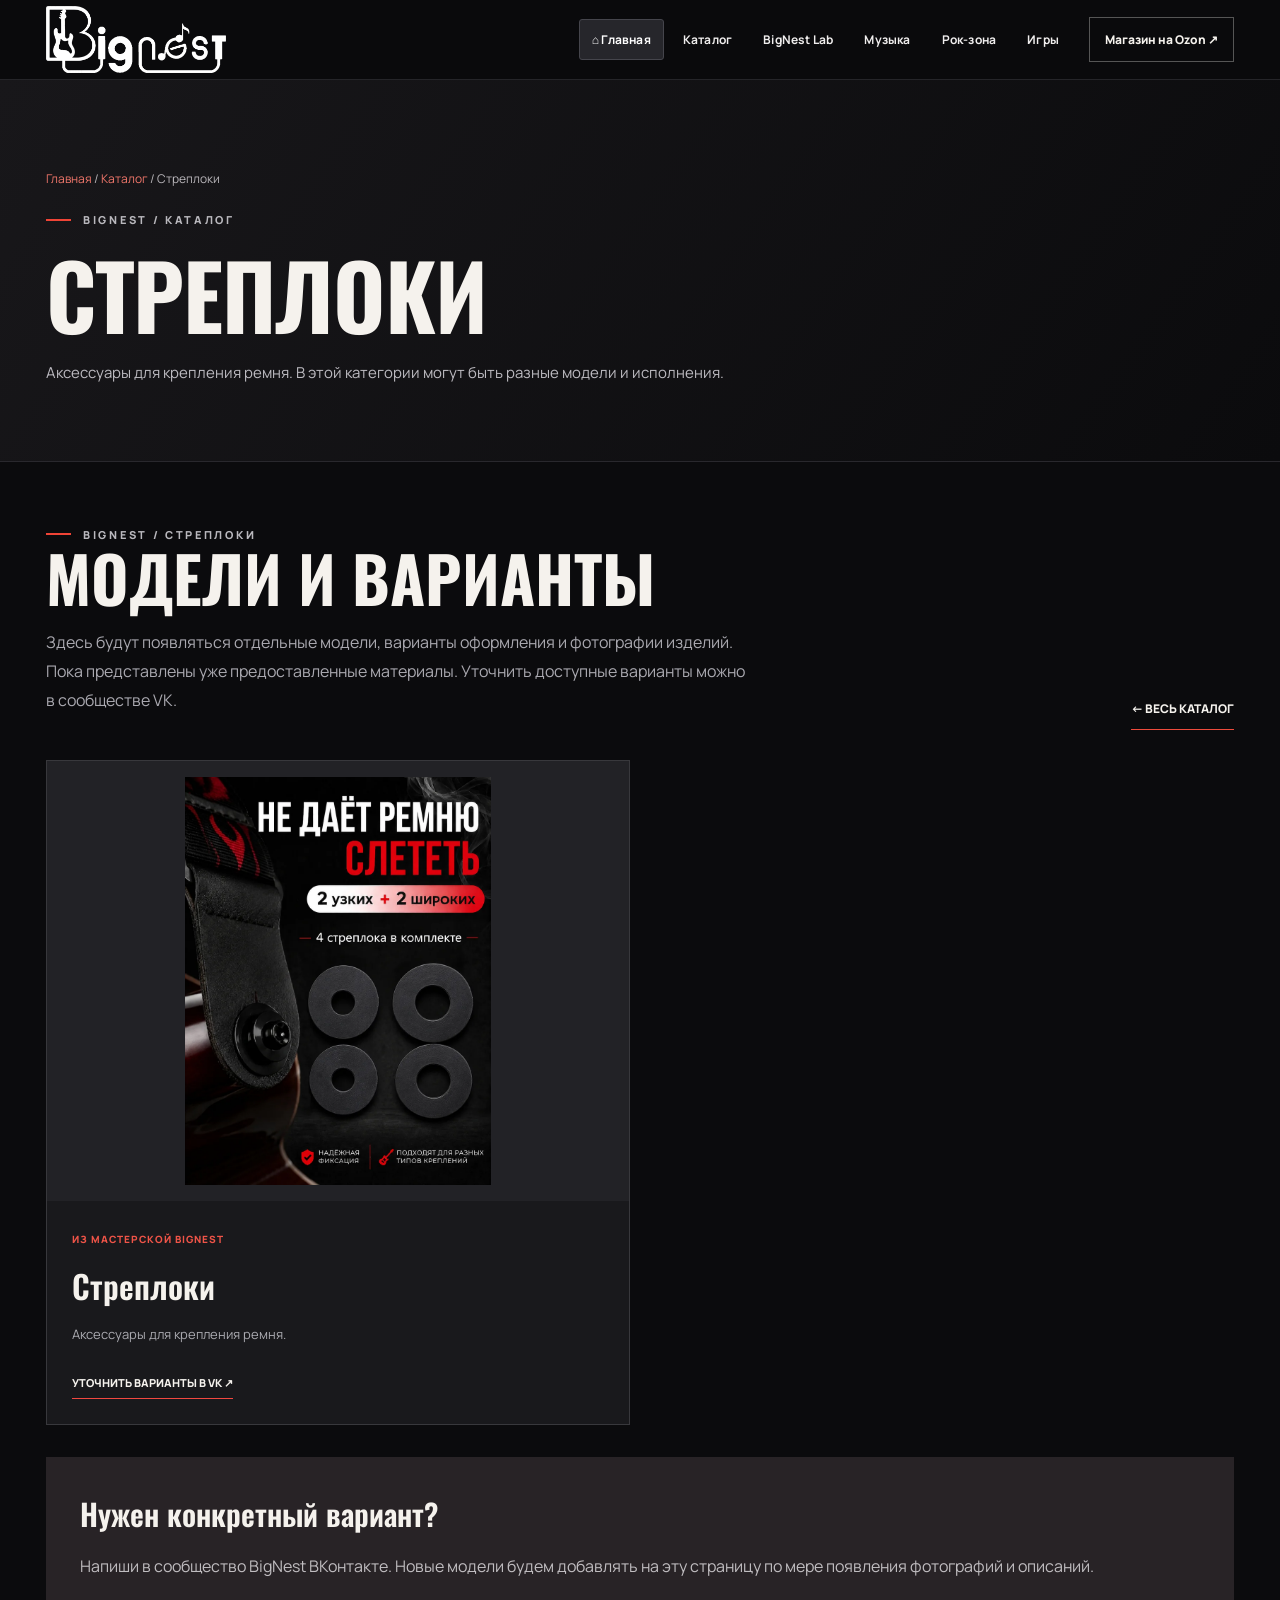
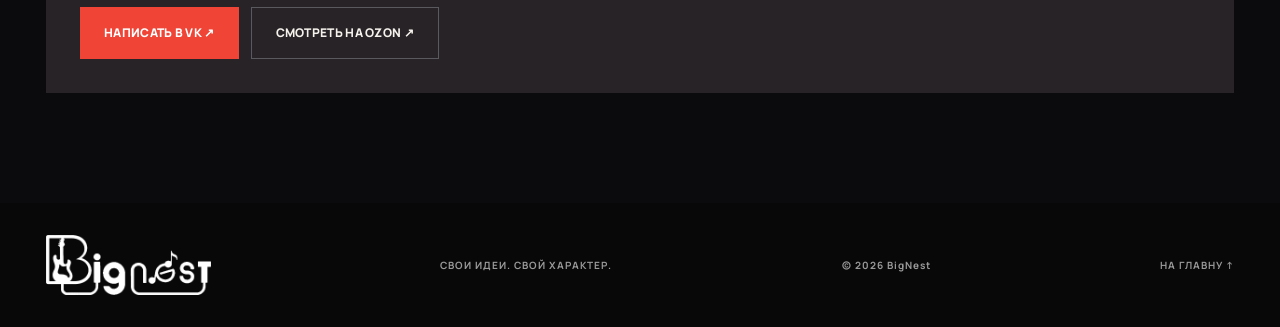
<file: catalog/straplocks/index.html>
<!DOCTYPE html>

<html lang="ru"><head><meta charset="utf-8"/><meta content="width=device-width,initial-scale=1" name="viewport"/><meta content="#0b0b0d" name="theme-color"/><title>Стреплоки — BigNest</title><meta content="Аксессуары для дополнительной фиксации гитарного ремня." name="description"/><link href="../../favicon.png" rel="icon" type="image/png"/><link href="../../styles.css" rel="stylesheet"/></head><body><header class="site-header"><div class="wrap navbar"><a class="wordmark" href="../../"><img alt="BigNest — на главную" class="site-logo" src="../../assets/logo-white.webp"/></a><nav aria-label="Навигация" class="nav-links"><a class="home-nav" href="../../">⌂ Главная</a><a href="../../catalog/">Каталог</a><a href="../../lab/">BigNest Lab</a><a href="../../music/">Музыка</a><a href="../../rock/">Рок-зона</a><a href="../../games/">Игры</a></nav><a class="header-link" href="https://www.ozon.ru/seller/bignest/" rel="noopener noreferrer" target="_blank">Магазин на Ozon ↗</a><button aria-controls="mobileNav" aria-expanded="false" aria-label="Открыть меню" class="menu-button" id="menuButton"><span></span><span></span><span></span></button></div><nav aria-label="Мобильное меню" class="mobile-nav" id="mobileNav"><a class="home-nav" href="../../">⌂ Главная</a><a href="../../catalog/">Каталог</a><a href="../../lab/">BigNest Lab</a><a href="../../music/">Музыка</a><a href="../../rock/">Рок-зона</a><a href="../../games/">Игры</a></nav></header><main><section class="sub-hero"><div class="wrap"><div class="breadcrumbs"><a href="../../">Главная</a> / <a href="../">Каталог</a> / Стреплоки</div><div class="eyebrow" style="margin-top:25px"><span class="line"></span> BIGNEST / КАТАЛОГ</div><h1>СТРЕПЛОКИ</h1><p>Аксессуары для крепления ремня. В этой категории могут быть разные модели и исполнения.</p></div></section><section class="inner-section"><div class="wrap"><div class="category-detail-head"><div><div class="eyebrow"><span class="line"></span> BIGNEST / СТРЕПЛОКИ</div><h2>МОДЕЛИ И ВАРИАНТЫ</h2><p>Здесь будут появляться отдельные модели, варианты оформления и фотографии изделий. Пока представлены уже предоставленные материалы. Уточнить доступные варианты можно в сообществе VK.</p></div><a class="category-explore" href="../">← ВЕСЬ КАТАЛОГ</a></div><div class="model-grid"><article class="model-card"><img alt="Стреплоки — пример изделия BigNest" loading="lazy" src="../../assets/straplocks.webp"/><div class="model-info"><span>ИЗ МАСТЕРСКОЙ BIGNEST</span><h3>Стреплоки</h3><p>Аксессуары для крепления ремня.</p><a href="https://vk.ru/bignest_guitar" rel="noopener noreferrer" target="_blank">УТОЧНИТЬ ВАРИАНТЫ В VK ↗</a></div></article></div><div class="category-contact"><strong>Нужен конкретный вариант?</strong><p>Напиши в сообщество BigNest ВКонтакте. Новые модели будем добавлять на эту страницу по мере появления фотографий и описаний.</p><div class="feature-buttons"><a class="btn btn-red" href="https://vk.ru/bignest_guitar" rel="noopener noreferrer" target="_blank">НАПИСАТЬ В VK ↗</a><a class="btn btn-outline" href="https://www.ozon.ru/seller/bignest/" rel="noopener noreferrer" target="_blank">СМОТРЕТЬ НА OZON ↗</a></div></div></div></section></main><footer class="footer"><div class="wrap footer-content"><a class="footer-brand" href="../../"><img alt="BigNest" class="footer-logo" src="../../assets/logo-white.webp"/></a><span>СВОИ ИДЕИ. СВОЙ ХАРАКТЕР.</span><span>© <span id="year">2026</span> BigNest</span><a href="../../">НА ГЛАВНУ ↑</a></div></footer><script defer="" src="../../script.js"></script></body></html>
</file>
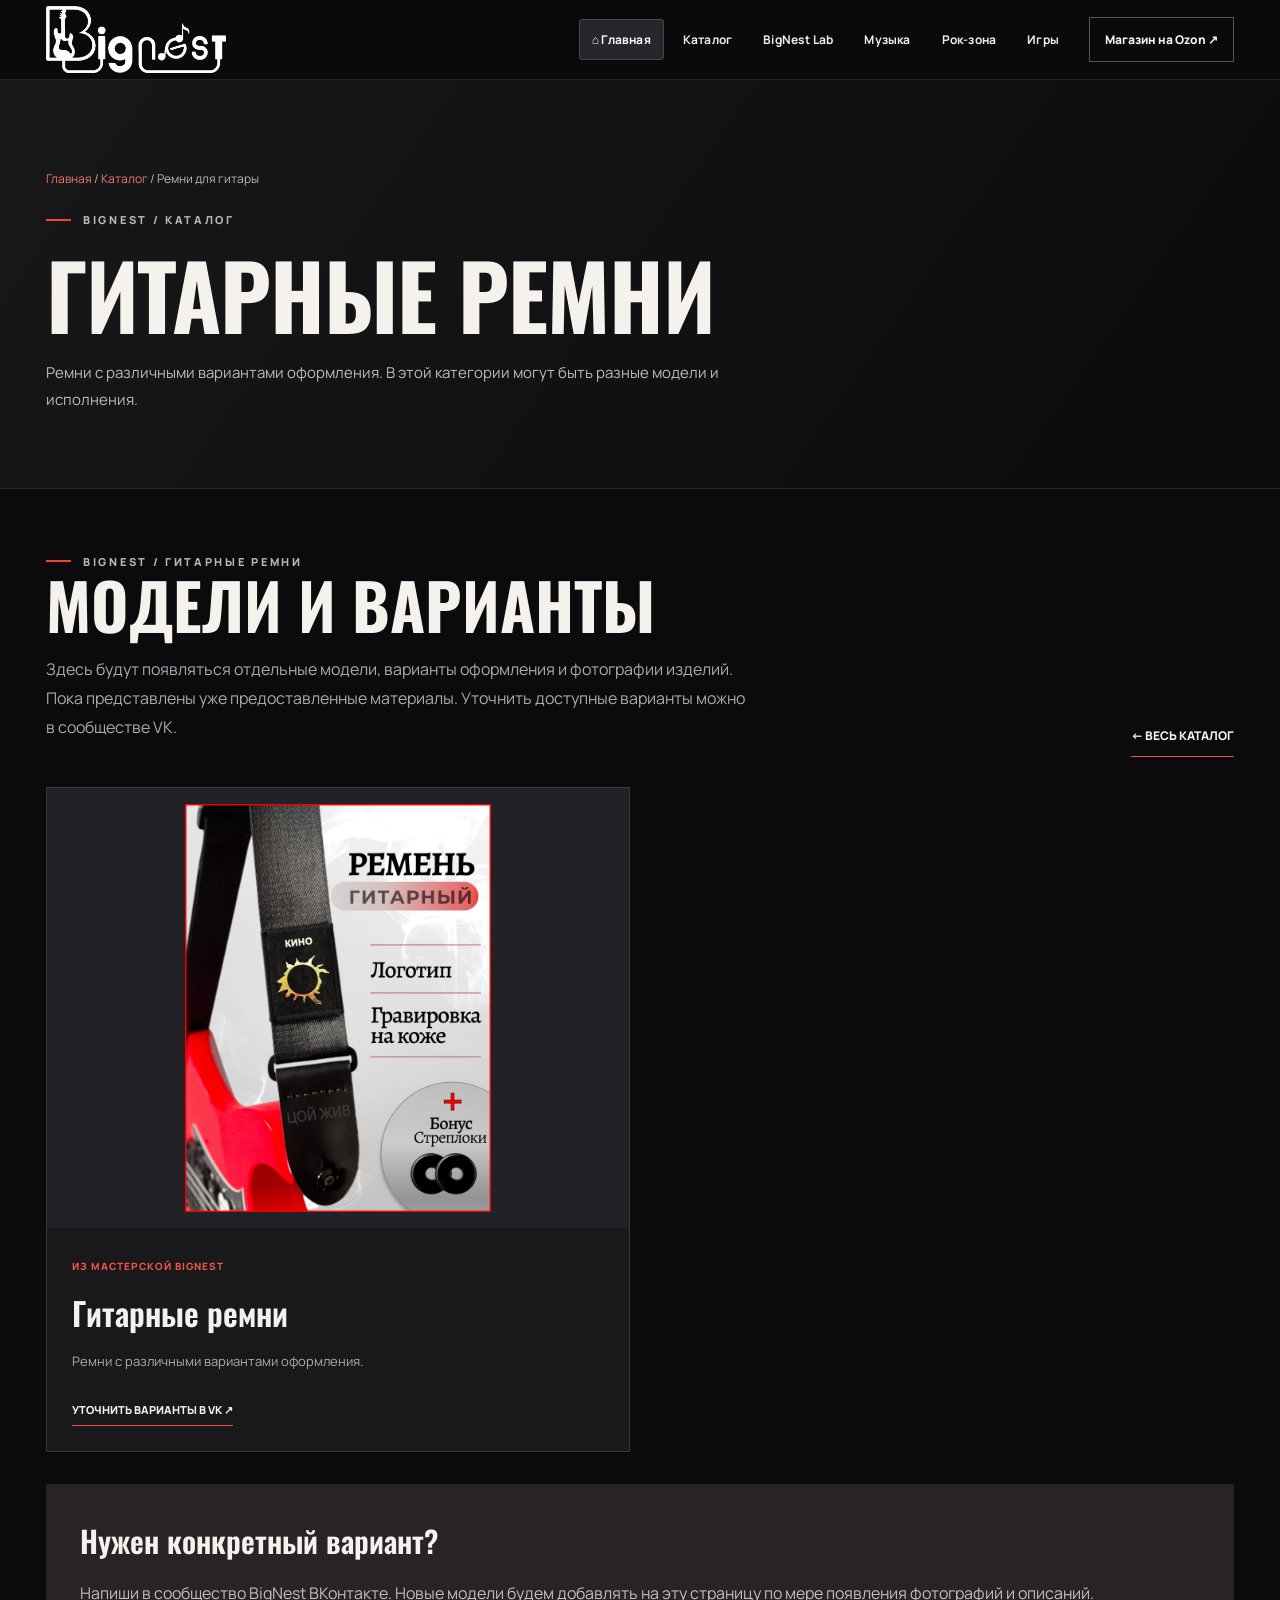
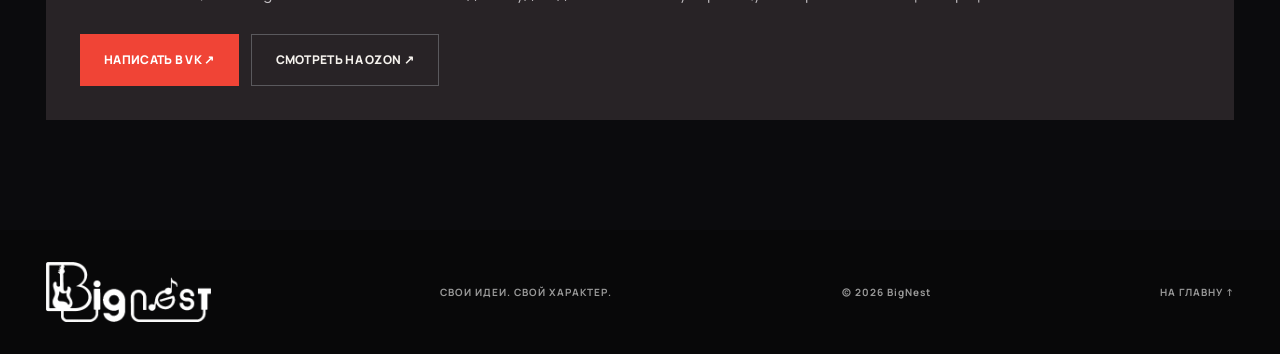
<file: catalog/straps/index.html>
<!DOCTYPE html>

<html lang="ru"><head><meta charset="utf-8"/><meta content="width=device-width,initial-scale=1" name="viewport"/><meta content="#0b0b0d" name="theme-color"/><title>Ремни для гитары — BigNest</title><meta content="Ремни с регулируемой длиной и креплениями для игры стоя." name="description"/><link href="../../favicon.png" rel="icon" type="image/png"/><link href="../../styles.css" rel="stylesheet"/></head><body><header class="site-header"><div class="wrap navbar"><a class="wordmark" href="../../"><img alt="BigNest — на главную" class="site-logo" src="../../assets/logo-white.webp"/></a><nav aria-label="Навигация" class="nav-links"><a class="home-nav" href="../../">⌂ Главная</a><a href="../../catalog/">Каталог</a><a href="../../lab/">BigNest Lab</a><a href="../../music/">Музыка</a><a href="../../rock/">Рок-зона</a><a href="../../games/">Игры</a></nav><a class="header-link" href="https://www.ozon.ru/seller/bignest/" rel="noopener noreferrer" target="_blank">Магазин на Ozon ↗</a><button aria-controls="mobileNav" aria-expanded="false" aria-label="Открыть меню" class="menu-button" id="menuButton"><span></span><span></span><span></span></button></div><nav aria-label="Мобильное меню" class="mobile-nav" id="mobileNav"><a class="home-nav" href="../../">⌂ Главная</a><a href="../../catalog/">Каталог</a><a href="../../lab/">BigNest Lab</a><a href="../../music/">Музыка</a><a href="../../rock/">Рок-зона</a><a href="../../games/">Игры</a></nav></header><main><section class="sub-hero"><div class="wrap"><div class="breadcrumbs"><a href="../../">Главная</a> / <a href="../">Каталог</a> / Ремни для гитары</div><div class="eyebrow" style="margin-top:25px"><span class="line"></span> BIGNEST / КАТАЛОГ</div><h1>ГИТАРНЫЕ РЕМНИ</h1><p>Ремни с различными вариантами оформления. В этой категории могут быть разные модели и исполнения.</p></div></section><section class="inner-section"><div class="wrap"><div class="category-detail-head"><div><div class="eyebrow"><span class="line"></span> BIGNEST / ГИТАРНЫЕ РЕМНИ</div><h2>МОДЕЛИ И ВАРИАНТЫ</h2><p>Здесь будут появляться отдельные модели, варианты оформления и фотографии изделий. Пока представлены уже предоставленные материалы. Уточнить доступные варианты можно в сообществе VK.</p></div><a class="category-explore" href="../">← ВЕСЬ КАТАЛОГ</a></div><div class="model-grid"><article class="model-card"><img alt="Гитарные ремни — пример изделия BigNest" loading="lazy" src="../../assets/strap.webp"/><div class="model-info"><span>ИЗ МАСТЕРСКОЙ BIGNEST</span><h3>Гитарные ремни</h3><p>Ремни с различными вариантами оформления.</p><a href="https://vk.ru/bignest_guitar" rel="noopener noreferrer" target="_blank">УТОЧНИТЬ ВАРИАНТЫ В VK ↗</a></div></article></div><div class="category-contact"><strong>Нужен конкретный вариант?</strong><p>Напиши в сообщество BigNest ВКонтакте. Новые модели будем добавлять на эту страницу по мере появления фотографий и описаний.</p><div class="feature-buttons"><a class="btn btn-red" href="https://vk.ru/bignest_guitar" rel="noopener noreferrer" target="_blank">НАПИСАТЬ В VK ↗</a><a class="btn btn-outline" href="https://www.ozon.ru/seller/bignest/" rel="noopener noreferrer" target="_blank">СМОТРЕТЬ НА OZON ↗</a></div></div></div></section></main><footer class="footer"><div class="wrap footer-content"><a class="footer-brand" href="../../"><img alt="BigNest" class="footer-logo" src="../../assets/logo-white.webp"/></a><span>СВОИ ИДЕИ. СВОЙ ХАРАКТЕР.</span><span>© <span id="year">2026</span> BigNest</span><a href="../../">НА ГЛАВНУ ↑</a></div></footer><script defer="" src="../../script.js"></script></body></html>
</file>
<file: styles.css>
@import url('https://fonts.googleapis.com/css2?family=Manrope:wght@400;500;600;700;800&family=Oswald:wght@400;500;600;700&display=swap');
:root{--bg:#0b0b0d;--panel:#151518;--red:#f04436;--text:#f5f2ed;--muted:#a8a8ae;--line:#35353b}*{box-sizing:border-box}html{scroll-behavior:smooth;scroll-padding-top:88px}body{margin:0;background:var(--bg);color:var(--text);font-family:Manrope,Arial,sans-serif;-webkit-font-smoothing:antialiased}a{color:inherit;text-decoration:none}button{font:inherit}img{max-width:100%;display:block}.wrap{max-width:1300px;margin:auto;padding:0 46px}.skip{position:absolute;top:-100px;left:15px;padding:10px;background:white;color:black;z-index:30}.skip:focus{top:10px}.site-header{position:sticky;top:0;background:rgba(11,11,13,.95);backdrop-filter:blur(15px);z-index:20;border-bottom:1px solid #252529}.navbar{height:79px;display:flex;align-items:center;gap:42px}.wordmark{display:flex;align-items:center;line-height:1}.site-logo{display:block;width:185px;max-width:42vw;height:auto}.nav-links{display:flex;gap:30px;margin-left:auto}.nav-links a{font-size:12px;font-weight:700;color:#c6c6c8;transition:color .2s}.nav-links a:hover{color:var(--red)}.header-link{border:1px solid #555;padding:13px 19px;font-size:12px;font-weight:800;white-space:nowrap}.header-link span{color:var(--red);margin-left:12px}.menu-button,.mobile-nav{display:none}.hero{position:relative;overflow:hidden;background:radial-gradient(circle at 68% 40%,#252026 0%,#101013 56%,#0b0b0d 90%)}.hero-noise{pointer-events:none;position:absolute;inset:0;background:repeating-linear-gradient(0deg,transparent,transparent 4px,#ffffff02 5px);opacity:.65}.hero-layout{display:grid;grid-template-columns:57% 43%;min-height:680px;position:relative}.hero-content{position:relative;z-index:2;padding:105px 0 74px}.eyebrow{color:#b9b8bd;font-size:11px;letter-spacing:2.7px;font-weight:800;display:flex;align-items:center;gap:12px}.line{height:2px;width:25px;background:var(--red);display:inline-block}.hero h1,.section h2,.manifesto h2,.contact-section h2{font-family:Oswald,Impact,sans-serif;font-weight:700;line-height:.99;letter-spacing:-1.7px;margin:32px 0}.hero h1{font-size:clamp(75px,8.7vw,136px);white-space:nowrap}.hero h1 em{font-style:normal;color:transparent;-webkit-text-stroke:1.8px #f1eee9}.accent{color:var(--red);-webkit-text-stroke:0}.hero-lead{max-width:490px;color:#c0bec2;line-height:1.85;font-size:15px}.hero-actions{display:flex;flex-wrap:wrap;gap:11px;margin-top:37px}.btn{display:inline-flex;justify-content:space-between;align-items:center;gap:33px;min-height:52px;padding:0 24px;font-size:12px;text-transform:uppercase;letter-spacing:.3px;font-weight:800;transition:transform .2s,background .2s}.btn:hover{transform:translateY(-3px)}.btn-red{background:var(--red);color:#fff}.btn-red:hover{background:#e12d21}.btn-outline{border:1px solid #5a595d}.hero-foot{position:absolute;bottom:40px;left:0;font-size:10px;letter-spacing:1.5px;font-weight:800;color:#a8a6aa;display:flex;align-items:center;gap:12px}.status-pip{height:7px;width:7px;background:var(--red);border-radius:50%}.hero-sep{color:#555}.hero-media{position:relative;min-height:630px;align-self:stretch}.hero-media img{position:absolute;right:-45px;top:35px;width:100%;height:calc(100% - 35px);object-fit:cover;object-position:42% center;filter:contrast(1.08) saturate(.85)}.hero-photo-gradient{position:absolute;inset:0 -46px 0 -120px;background:linear-gradient(90deg,#111114 0%,transparent 45%),linear-gradient(0deg,#111114 2%,transparent 30%);pointer-events:none}.hero-back-text{position:absolute;font:700 200px/.8 Oswald;right:-30px;top:20px;color:#3f2324;opacity:.7}.photo-label{position:absolute;z-index:2;bottom:65px;right:15px;text-align:right;font:600 18px/1.3 Oswald;letter-spacing:1px}.red-square{background:var(--red);padding:1px 10px;display:inline-block;margin-right:8px}.vertical-note{writing-mode:vertical-rl;position:absolute;right:-25px;top:65px;font-size:9px;letter-spacing:3px;color:#b7b4b9}.hero-bottom{display:flex;justify-content:space-between;color:#87868c;font:800 10px Manrope;letter-spacing:2px;padding-bottom:22px}.marquee{background:var(--red);color:#170e0d;overflow:hidden;white-space:nowrap}.marquee-inner{width:max-content;padding:14px 0;font:700 23px Oswald;letter-spacing:2px;animation:marquee 35s linear infinite}.marquee-inner span{padding:0 35px}@keyframes marquee{to{transform:translateX(-50%)}}.section{padding:106px 0}.section-top{display:flex;align-items:end;justify-content:space-between;gap:24px;margin-bottom:42px}.section h2,.manifesto h2,.contact-section h2{font-size:clamp(47px,6vw,79px);margin:23px 0}.red-text{color:var(--red)}.section-intro{color:var(--muted);line-height:1.8;max-width:620px;font-size:14px}.counter{font:700 76px Oswald;color:#39393e;white-space:nowrap}.counter span{font:700 10px Manrope;letter-spacing:2px;color:#aaa}.product-grid{display:grid;grid-template-columns:repeat(3,minmax(0,1fr));gap:17px}.product-card{background:#19191c;border:1px solid #303034;min-width:0;transition:transform .25s,border-color .25s}.product-card:hover{transform:translateY(-5px);border-color:#666}.product-picture{height:430px;overflow:hidden;background:linear-gradient(180deg,#111116,#1a1a1f);position:relative;display:flex;align-items:center;justify-content:center;padding:14px}.product-picture img{width:100%;height:100%;object-fit:contain;object-position:center center;transition:transform .35s}.product-card:hover img{transform:scale(1.02)}.picture-tag{position:absolute;left:14px;top:14px;padding:9px 11px;background:rgba(11,11,12,.9);font-size:9px;letter-spacing:1.7px;font-weight:800}.product-body{padding:23px 23px 24px}.product-heading{display:flex;justify-content:space-between;align-items:start;gap:12px}.product-heading h3{font:600 27px/1.15 Oswald;margin:0;text-transform:uppercase}.product-heading span{color:var(--red);font:600 15px Oswald}.product-body p{color:#a9a8ad;font-size:12px;line-height:1.8;min-height:67px}.product-link{display:flex;justify-content:space-between;align-items:center;border-top:1px solid #44444a;padding-top:16px;margin-top:16px;font-size:11px;letter-spacing:1.15px;text-transform:uppercase;font-weight:800}.product-link span{color:var(--red);font-size:19px}.product-link:hover{color:var(--red)}.keychain-picture{display:grid;place-items:center;background:radial-gradient(circle at 60% 40%,#44444a,#18181b 65%)}.keychain-art{position:relative;width:150px;height:200px;display:grid;place-items:center;transform:rotate(-14deg)}.keychain-art>span{position:absolute;z-index:3;font:700 35px Oswald;top:88px;color:#eee}.key-ring{position:absolute;top:-8px;width:65px;height:65px;border:10px solid #a9a8ae;border-radius:50%;box-shadow:inset 2px 2px 9px #222,4px 4px 10px #111}.key-pick{position:absolute;top:63px;width:150px;height:144px;background:linear-gradient(130deg,#333,#0b0b0e);clip-path:polygon(50% 100%,2% 20%,8% 5%,92% 5%,98% 20%);display:grid;place-items:center;font-size:125px;color:#e13c30;border-radius:25px}.illustration-note{position:absolute;right:12px;bottom:12px;color:#bbb;font-size:8px;letter-spacing:1px}.catalog-footer{display:flex;justify-content:space-between;gap:25px;margin-top:30px;font-size:12px;color:#999;align-items:center}.text-arrow{font-size:12px;text-transform:uppercase;letter-spacing:1.3px;font-weight:800;color:#eee;white-space:nowrap}.text-arrow:hover{color:var(--red)}.manifesto{padding:110px 0;background:#e8e4df;color:#151416}.manifesto .eyebrow{color:#5d5b5b}.manifesto-grid{display:grid;grid-template-columns:1.12fr 1fr;gap:12%}.manifesto h2{font-size:clamp(65px,7.5vw,110px);margin-bottom:48px}.manifesto h2 span{color:#db382e}.story-quote{border-left:4px solid var(--red);padding-left:24px;font:500 27px/1.5 Oswald;max-width:440px}.story-rail{display:flex;gap:17px;align-items:center;font:700 10px Manrope;letter-spacing:1px;margin-top:85px;color:#777}.story-rail span:nth-child(even){color:var(--red)}.manifesto-right{padding-top:44px}.manifesto-right p{font-size:15px;line-height:2;color:#424042;margin:0 0 22px}.story-sign{display:flex;align-items:center;gap:20px;border-top:1px solid #bbb;padding-top:20px;margin-top:40px;font:700 11px Manrope;letter-spacing:1.6px}.story-sign.text-only{justify-content:flex-start}.story-sign.text-only span{font:800 13px/1.4 Manrope;color:#1b1b1d;letter-spacing:2px}.values{background:#222125;border-bottom:1px solid #37363b}.values-grid{display:grid;grid-template-columns:repeat(3,1fr)}.values-grid>div{padding:40px 24px 40px 0}.values-grid>div+div{padding-left:30px;border-left:1px solid #444148}.value-index{color:var(--red);font-size:12px;letter-spacing:2px}.values h3{font:600 27px Oswald;margin:15px 0 8px}.values p{color:#aaa6a9;font-size:12px;line-height:1.8;max-width:300px}.reviews-section{background:#121215}.review-grid{display:grid;grid-template-columns:repeat(3,minmax(0,1fr));gap:16px}.review-card{background:#1d1d21;border:1px solid #37373b;margin:0;padding:30px;min-height:240px;display:flex;flex-direction:column}.stars{font-size:16px;letter-spacing:4px;color:#ff8d50}.review-card p{font-size:15px;line-height:1.8;flex:1}.review-card footer{border-top:1px solid #424146;padding-top:17px;display:flex;justify-content:space-between;gap:10px;align-items:center;font-size:11px}.review-card footer span{color:#999;font-size:10px;text-align:right}.review-note{font-size:11px;color:#888;margin-top:20px}.music-section{background:#0c0c0e}.video-grid{display:grid;grid-template-columns:repeat(4,minmax(0,1fr));gap:16px}.video-card{display:block}.video-frame{height:350px;position:relative;background:linear-gradient(145deg,#292126,#100f10);overflow:hidden}.video-frame img{height:100%;width:100%;object-fit:cover;opacity:.72;transition:transform .3s,opacity .3s}.video-card:hover img{transform:scale(1.06);opacity:1}.play{position:absolute;left:50%;top:50%;transform:translate(-50%,-50%);height:65px;width:65px;border:1px solid #fff;background:#e74135dd;border-radius:50%;display:grid;place-items:center;padding-left:5px;font-size:23px}.video-meta{display:flex;justify-content:space-between;margin-top:16px;font:800 11px Manrope;letter-spacing:1.3px}.video-meta span:last-child{color:var(--red);font-size:18px}.video-hint{font-size:11px;color:#888;margin-top:24px}.contact-section{padding:110px 0;background:linear-gradient(120deg,#a52621,#e34032);color:#fff;overflow:hidden}.contact-wrap{position:relative}.contact-section .eyebrow{color:#ffd8d2}.contact-section .line{background:white}.contact-section h2{font-size:clamp(65px,9vw,126px);margin:25px 0}.contact-section h2 span{color:transparent;-webkit-text-stroke:1.5px #fff}.contact-section p{max-width:530px;font-size:14px;line-height:1.8}.social-links{margin-top:42px;display:grid;grid-template-columns:1fr 1fr;gap:12px}.social-links a{border:1px solid #ffbbb6;min-height:67px;display:flex;align-items:center;justify-content:space-between;padding:0 24px;font:800 12px Manrope;letter-spacing:1.3px;transition:background .2s}.social-links a:hover{background:#ffffff1c}.social-links a span:last-child{font-size:23px}.footer{padding:32px 0;background:#080809}.footer-content{display:flex;justify-content:space-between;align-items:center;gap:20px;font:700 10px Manrope;letter-spacing:1px;color:#999}.footer-brand{display:flex;align-items:center}.footer-logo{width:165px;max-width:100%;height:auto;display:block}.footer a:last-child:hover{color:white}
@media(max-width:1050px){.wrap{padding:0 28px}.navbar{gap:22px}.nav-links{gap:18px}.site-logo{width:175px}.hero-layout{grid-template-columns:60% 40%}.hero h1{font-size:clamp(65px,8.5vw,104px)}.hero-media img{right:-28px}.hero-photo-gradient{right:-28px}.product-picture{height:380px}.product-heading h3{font-size:24px}.video-frame{height:300px}.manifesto-grid{gap:6%}}
@media(max-width:760px){.wrap{padding:0 20px}.navbar{height:67px}.nav-links,.header-link{display:none}.site-logo{width:160px}.menu-button{display:flex;flex-direction:column;gap:5px;margin-left:auto;background:transparent;border:0;padding:10px;cursor:pointer}.menu-button span{height:2px;width:25px;background:#eee}.mobile-nav{display:none;flex-direction:column;gap:0;background:#151518;border-top:1px solid #333;padding:10px 20px 20px}.mobile-nav.is-open{display:flex}.mobile-nav a{padding:13px 4px;border-bottom:1px solid #333;font-size:13px}.hero-layout{display:block;min-height:0}.hero-content{padding:70px 0 36px}.hero h1{font-size:clamp(59px,14vw,104px);margin:25px 0}.hero-lead{font-size:13px;line-height:1.8;max-width:540px}.hero-foot{position:static;margin-top:38px;flex-wrap:wrap;font-size:9px}.hero-media{height:420px;min-height:0;margin-left:-20px;margin-right:-20px}.hero-media img{right:0;top:0;height:100%;object-position:center 38%}.hero-photo-gradient{inset:0;background:linear-gradient(0deg,#111114 0%,transparent 40%)}.hero-back-text{font-size:140px;right:12px}.photo-label{right:24px;bottom:30px}.vertical-note{display:none}.hero-bottom{padding-top:16px}.section{padding:72px 0}.section h2,.manifesto h2{font-size:clamp(48px,10vw,70px)}.section-top{align-items:start}.counter{display:none}.product-grid{grid-template-columns:repeat(2,minmax(0,1fr));gap:12px}.product-picture{height:340px;padding:10px}.product-body{padding:18px}.product-body p{font-size:11px;min-height:80px}.product-heading h3{font-size:23px}.product-link{font-size:10px}.manifesto{padding:70px 0}.manifesto-grid{grid-template-columns:1fr;gap:28px}.manifesto h2{margin-bottom:35px}.manifesto-right{padding-top:0}.story-rail{margin-top:35px}.values-grid{grid-template-columns:1fr}.values-grid>div,.values-grid>div+div{padding:26px 0;border-left:0;border-bottom:1px solid #444}.review-grid{grid-template-columns:repeat(2,minmax(0,1fr))}.review-card{padding:22px;min-height:230px}.video-grid{grid-template-columns:repeat(2,minmax(0,1fr))}.video-frame{height:330px}.contact-section{padding:75px 0}.contact-section h2{font-size:clamp(60px,11vw,95px)}.footer-content{flex-wrap:wrap}}
@media(max-width:480px){.hero h1{font-size:clamp(51px,14vw,75px)}.hero h1 em{-webkit-text-stroke:1px #eee}.site-logo{width:150px}.hero-media{height:370px}.hero-actions{gap:8px}.btn{font-size:10px;padding:0 14px;gap:12px;min-height:48px}.hero-foot{line-height:1.5}.section h2{font-size:48px}.section-top{display:block}.product-grid{grid-template-columns:1fr}.product-picture{height:430px;padding:12px}.product-body p{min-height:0}.catalog-footer{align-items:flex-start;flex-direction:column}.review-grid{grid-template-columns:1fr}.review-card{min-height:0}.video-grid{gap:10px}.video-frame{height:260px}.video-meta{font-size:8px;letter-spacing:.5px}.social-links{grid-template-columns:1fr}.contact-section h2{font-size:61px}.footer-content{display:grid;grid-template-columns:1fr 1fr}.footer-content span:nth-child(2){grid-column:1/-1;grid-row:2}.story-quote{font-size:23px}.footer-logo{width:140px}}
@media(prefers-reduced-motion:reduce){html{scroll-behavior:auto}.marquee-inner{animation:none}*,*:before,*:after{transition:none!important}}

/* Extra pages */
.nav-links{gap:18px}.nav-links a{font-size:11px}.detail-link{display:block;color:#f27869;font-size:11px;font-weight:800;margin-top:14px}.detail-link:hover{text-decoration:underline}.explore-section{background:#161619}.explore-grid{display:grid;grid-template-columns:repeat(2,minmax(0,1fr));gap:15px;margin-top:35px}.explore-grid>a{border:1px solid #3b3b40;background:#202024;padding:30px;display:flex;flex-direction:column;gap:15px;transition:border-color .2s}.explore-grid>a:hover{border-color:#ec4e3f}.explore-grid span{color:#f15b4e;font-size:10px;letter-spacing:2px}.explore-grid strong{font:700 33px Oswald;color:#f5f2ed}.explore-grid small{color:#adaaad}.sub-hero{background:linear-gradient(125deg,#18171a,#0b0b0d);padding:90px 0 60px;border-bottom:1px solid #29282d}.sub-hero h1{font:700 clamp(52px,7vw,95px)/1 Oswald;letter-spacing:-1px;margin:22px 0 20px}.sub-hero p{max-width:690px;color:#bcbac0;font-size:15px;line-height:1.8}.breadcrumbs{color:#b9b6ba;font-size:12px}.breadcrumbs a{color:#f1776b}.inner-section{padding:65px 0 110px}.inner-grid{display:grid;grid-template-columns:repeat(3,minmax(0,1fr));gap:18px}.inner-card{background:#1b1b1f;border:1px solid #38383c;overflow:hidden}.inner-card img{width:100%;height:310px;object-fit:contain;background:#141416;padding:12px}.inner-card-content{padding:22px}.inner-card h2{font:600 28px Oswald;margin:5px 0 12px}.inner-card p,.article-body p{color:#b9b7bc;line-height:1.85;font-size:14px}.inner-card a{display:inline-block;margin-top:18px;color:#f2776e;text-transform:uppercase;font-weight:800;font-size:11px;letter-spacing:1px}.page-product{display:grid;grid-template-columns:minmax(0,1fr) minmax(0,1fr);gap:55px;align-items:start}.page-product .product-photo{width:100%;max-height:650px;object-fit:contain;background:#17171a;border:1px solid #37373b}.product-copy h1{font:700 clamp(48px,5vw,74px)/1.05 Oswald;margin:20px 0}.product-copy p{color:#c1bfc4;line-height:1.9}.product-actions{display:flex;gap:12px;flex-wrap:wrap;margin:28px 0}.product-actions a{display:inline-flex;padding:16px 22px;font-size:12px;font-weight:800;text-transform:uppercase;letter-spacing:1px}.product-actions .vk{background:#e34438;color:#fff}.product-actions .ozon{border:1px solid #777}.info-strip{background:#232327;padding:20px;border-left:3px solid #ef4b3e;color:#ddd;font-size:13px;line-height:1.75}.article-body{max-width:780px}.article-body h2{font:600 36px Oswald;margin-top:40px}.hero-sub-navigation{display:flex;gap:12px;flex-wrap:wrap;margin:24px 0}.hero-sub-navigation a{padding:12px 16px;background:#252528;border:1px solid #3c3b40;font-size:12px}.feature-row{display:grid;grid-template-columns:repeat(2,1fr);gap:20px}.feature-row .panel{border:1px solid #3b3a3f;background:#1c1c20;padding:28px}.feature-row h2{font:600 31px Oswald;margin:0 0 12px}.feature-row p{color:#bbb9bf;font-size:13px;line-height:1.8}.video-grid-extended{display:grid;grid-template-columns:repeat(4,minmax(0,1fr));gap:16px}.note{margin-top:24px;color:#96939a;font-size:12px;line-height:1.7}
@media(max-width:1050px){.nav-links{gap:10px}.nav-links a{font-size:10px}}
@media(max-width:760px){.explore-grid,.feature-row{grid-template-columns:1fr}.sub-hero{padding:60px 0 45px}.inner-grid{grid-template-columns:repeat(2,minmax(0,1fr))}.page-product{grid-template-columns:1fr;gap:25px}.video-grid-extended{grid-template-columns:repeat(2,minmax(0,1fr))}}
@media(max-width:480px){.inner-grid{grid-template-columns:1fr}.inner-card img{height:350px}.explore-grid strong{font-size:28px}}

/* BigNest v4 – navigation, editorial homepage, scalable catalogue */
.nav-links{gap:7px;align-items:center}.nav-links a{padding:11px 12px;border-radius:3px;font-size:12px;letter-spacing:.2px;color:#f0eeee;transition:background .2s,color .2s}.nav-links a:hover,.nav-links a:focus-visible{background:#28282d;color:#fff}.nav-links .home-nav{background:#26262b;border:1px solid #45454c;color:#fff}.navbar{gap:18px}.site-logo{width:180px;max-width:33vw}.header-link{padding:13px 15px}.home-catalog-feature{display:grid;grid-template-columns:1.07fr 1fr;gap:50px;align-items:center;border:1px solid #38383d;background:#17171b;padding:38px}.feature-stack{display:grid;grid-template-columns:repeat(3,1fr);gap:12px}.feature-stack img{width:100%;height:330px;object-fit:contain;background:#222227;padding:6px}.feature-copy h3{font:700 clamp(38px,4.3vw,64px)/1.06 Oswald,sans-serif;margin:23px 0}.feature-copy p{color:#b7b7bd;line-height:1.9}.feature-buttons{display:flex;flex-wrap:wrap;gap:12px;margin-top:26px}.catalog-intro{margin-bottom:28px}.catalog-intro h2,.category-detail-head h2{font:700 clamp(40px,5vw,64px)/1.1 Oswald,sans-serif;margin:0 0 15px}.catalog-intro p,.category-detail-head p{color:#aaa9b0;line-height:1.8;max-width:700px}.category-jump{display:flex;gap:10px;flex-wrap:wrap;margin-bottom:40px}.category-jump a{background:#242428;border:1px solid #45454a;padding:14px 18px;font-size:12px;font-weight:800}.category-jump a:hover{background:#e84336;color:white}.category-sections{display:grid;gap:24px}.category-block{display:grid;grid-template-columns:1fr minmax(250px,38%);gap:28px;align-items:center;padding:26px 30px;border:1px solid #39393e;background:#18181c;scroll-margin-top:100px}.category-number{color:#ee5447;font-size:11px;font-weight:800;letter-spacing:2px}.category-heading h2{font:700 clamp(32px,4.5vw,58px)/1.1 Oswald,sans-serif;margin:14px 0}.category-heading p{color:#aaaab2;line-height:1.8;max-width:550px}.category-explore{display:inline-block;border-bottom:1px solid #ed4b3c;padding:12px 0;font-weight:800;font-size:12px;margin-top:15px}.category-explore:hover{color:#ef5349}.category-visual{position:relative;display:block;background:#242429;text-align:center;padding:14px}.category-visual img{width:100%;height:285px;object-fit:contain}.category-visual span{display:block;font-size:11px;letter-spacing:1px;padding:10px 0}.category-detail-head{display:flex;justify-content:space-between;align-items:end;gap:20px;margin-bottom:30px}.model-grid{display:grid;grid-template-columns:repeat(2,minmax(0,1fr));gap:20px}.model-card{border:1px solid #38383c;background:#19191c;overflow:hidden}.model-card img{width:100%;height:440px;object-fit:contain;background:#222226;padding:16px}.model-info{padding:25px}.model-info>span{color:#ef5448;font-weight:800;font-size:10px;letter-spacing:1px}.model-info h3{font:600 32px Oswald;margin:14px 0}.model-info p{color:#aaaab0;font-size:13px;line-height:1.8}.model-info a{display:inline-block;margin-top:15px;border-bottom:1px solid #f14840;padding-bottom:8px;font-size:11px;font-weight:800}.category-contact{background:#282326;padding:34px;margin-top:32px}.category-contact strong{font:600 30px Oswald}.category-contact p{color:#c0bdc0;line-height:1.8}.mobile-nav .home-nav{color:#fff;background:#303035;padding-left:14px}
@media(max-width:1050px){.nav-links{gap:2px}.nav-links a{font-size:11px;padding:10px 8px}.site-logo{width:155px}.navbar{gap:10px}.header-link{font-size:10px;padding:12px 10px}.home-catalog-feature{gap:24px;padding:24px}.feature-stack img{height:275px}}
@media(max-width:760px){.navbar{gap:14px}.site-logo{width:163px;max-width:45vw}.home-catalog-feature{grid-template-columns:1fr;padding:18px;gap:25px}.feature-stack img{height:220px}.category-block{grid-template-columns:1fr;padding:21px;gap:13px}.category-visual img{height:290px}.category-detail-head{display:block}.model-grid{grid-template-columns:1fr}.model-card img{height:400px}.category-jump a{padding:12px;font-size:11px}.category-contact{padding:23px}}
@media(max-width:480px){.feature-stack{gap:6px}.feature-stack img{height:170px}.feature-copy h3{font-size:41px}.model-card img{height:340px}.category-visual img{height:340px}}
</file>
